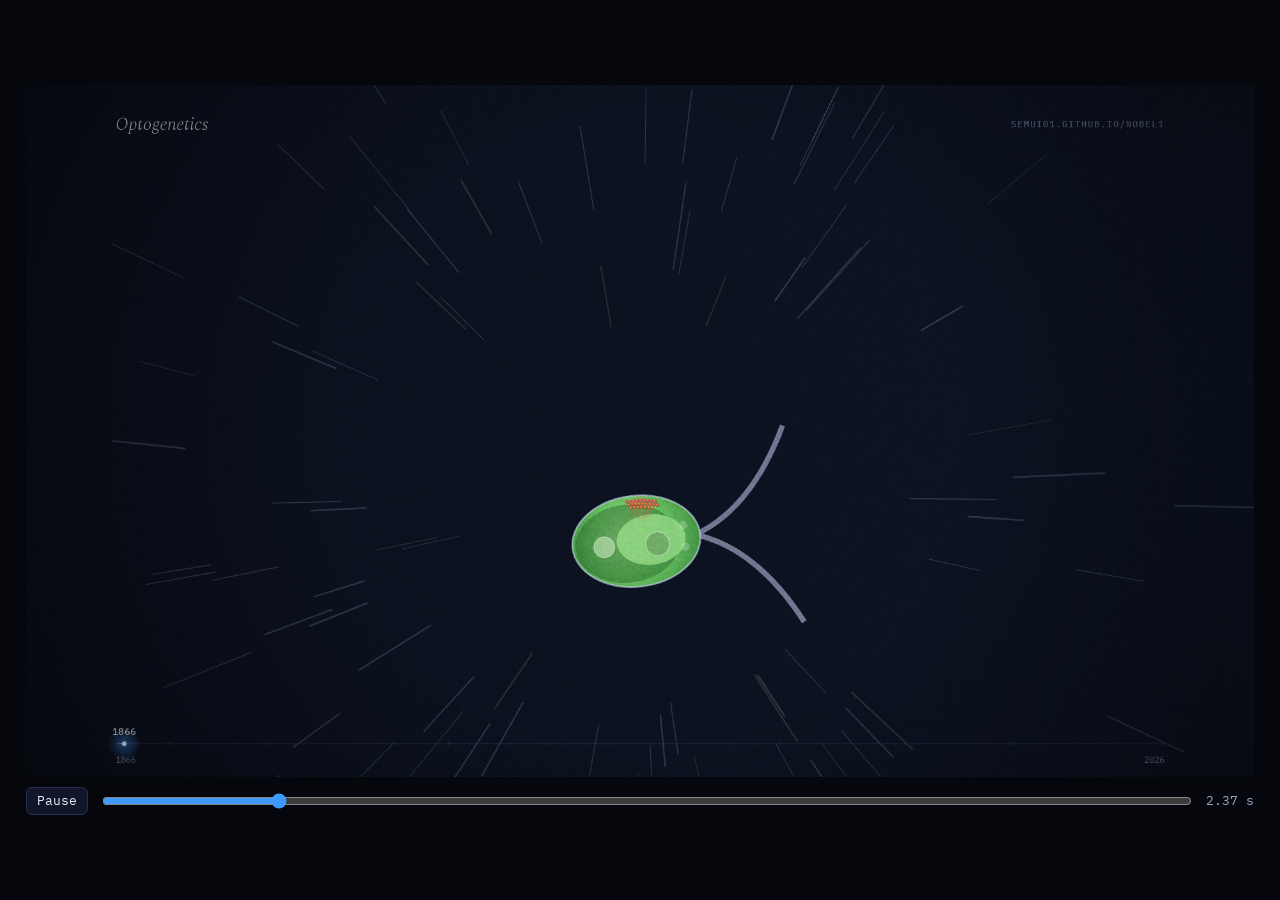
<file: video/motion.html>
<!doctype html>
<html lang="en">
<head>
<meta charset="utf-8">
<meta name="viewport" content="width=device-width,initial-scale=1">
<title>Optogenetics in 15 seconds</title>
<link rel="stylesheet" href="fonts/fonts.css">
<style>
/* Preview shell. The film itself is drawn on one 1920×1080 canvas; ?render switches to frame-by-frame capture. */
html,body{margin:0;height:100%;background:#05070d;color:#9aa3bf;font:13px/1.4 "IBM Plex Mono",ui-monospace,monospace}
body{display:flex;flex-direction:column;align-items:center;justify-content:center;gap:10px}
canvas{width:min(96vw,calc((100vh - 64px)*16/9));aspect-ratio:16/9;display:block;background:#0a0d18}
.ctl{display:flex;gap:12px;align-items:center;width:min(96vw,calc((100vh - 64px)*16/9))}
.ctl input{flex:1;accent-color:#3d9bff}
.ctl button{font:inherit;color:#e8ebf5;background:#11162a;border:1px solid #262f4d;border-radius:6px;padding:4px 10px;cursor:pointer}
body.render{display:block}
body.render .ctl{display:none}
body.render canvas{width:1920px;height:1080px}
</style>
</head>
<body>
<canvas id="c" width="1920" height="1080" aria-label="Optogenetics motion graphic, 15 seconds"></canvas>
<div class="ctl"><button id="pp">Pause</button><input id="scrub" type="range" min="0" max="15" step="0.001" value="0"><span id="tc">0.00 s</span></div>
<script>
(()=>{
'use strict';
const W=1920,H=1080,FPS=60,DUR=15;
const RENDER=/[?&]render/.test(location.search);
if(RENDER) document.body.classList.add('render');

/* ---------- palette & type (taken from the site's :root tokens) ---------- */
const C={bg:'#0a0d18',surface:'#11162a',surface2:'#171d35',line:'#262f4d',lineSoft:'#1c2440',fg:'#e8ebf5',muted:'#9aa3bf',faint:'#6a7393',
  blue:'#3d9bff',amber:'#ffb02e',red:'#ff5c5c',green:'#7bd86f',purple:'#b892ff',pre:'#8ea2c4',pink:'#ff6fae',teal:'#2fd2c4',gold:'#f2d36b',ok:'#7bd86f',bad:'#ff6b6b'};
const DISP='"Spectral", Georgia, serif', BODY='"IBM Plex Sans", system-ui, sans-serif', MONO='"IBM Plex Mono", ui-monospace, monospace';

/* ---------- maths ---------- */
const clamp=(x,a=0,b=1)=>x<a?a:x>b?b:x;
const lerp=(a,b,t)=>a+(b-a)*t;
const prog=(t,a,b)=>clamp((t-a)/(b-a));
const bell=(t,a,b)=>{const p=prog(t,a,b);return Math.sin(Math.PI*p)};
const E={
  inCubic:x=>x*x*x, outCubic:x=>1-Math.pow(1-x,3), inOutCubic:x=>x<.5?4*x*x*x:1-Math.pow(-2*x+2,3)/2,
  inQuad:x=>x*x, outQuad:x=>1-(1-x)*(1-x), inOutSine:x=>-(Math.cos(Math.PI*x)-1)/2,
  outQuint:x=>1-Math.pow(1-x,5), inOutQuint:x=>x<.5?16*x*x*x*x*x:1-Math.pow(-2*x+2,5)/2,
  inExpo:x=>x<=0?0:Math.pow(2,10*x-10), outExpo:x=>x>=1?1:1-Math.pow(2,-10*x),
  outBack:x=>{const c1=1.70158,c3=c1+1;return 1+c3*Math.pow(x-1,3)+c1*Math.pow(x-1,2)},
};
function mulberry32(a){return function(){a|=0;a=a+0x6D2B79F5|0;let t=Math.imul(a^a>>>15,1|a);t=t+Math.imul(t^t>>>7,61|t)^t;return((t^t>>>14)>>>0)/4294967296}}
function hash(a,b){let h=Math.imul((a|0)^0x9e3779b9,0x85ebca6b)^Math.imul((b|0)+0x632be5ab,0xc2b2ae35);h^=h>>>15;h=Math.imul(h,0x2c1b3c6d);h^=h>>>12;return (h>>>0)/4294967296}
const _rgb={};
function rgb(hex){if(_rgb[hex])return _rgb[hex];const n=parseInt(hex.slice(1),16);return _rgb[hex]=[n>>16&255,n>>8&255,n&255]}
function rgba(hex,a){const c=rgb(hex);return `rgba(${c[0]},${c[1]},${c[2]},${a<0?0:a>1?1:a})`}
function mixA(h1,h2,t){const p=Array.isArray(h1)?h1:rgb(h1),q=Array.isArray(h2)?h2:rgb(h2);return p.map((v,i)=>v+(q[i]-v)*t)}
function mix(h1,h2,t,a=1){const p=Array.isArray(h1)?h1:rgb(h1),q=Array.isArray(h2)?h2:rgb(h2);return `rgba(${Math.round(p[0]+(q[0]-p[0])*t)},${Math.round(p[1]+(q[1]-p[1])*t)},${Math.round(p[2]+(q[2]-p[2])*t)},${a})`}
function glow(ctx,x,y,r,hex,a,mid=.42){if(a<=.002||r<=.5)return;const g=ctx.createRadialGradient(x,y,0,x,y,r);g.addColorStop(0,rgba(hex,a));g.addColorStop(.22,rgba(hex,a*mid));g.addColorStop(1,rgba(hex,0));ctx.fillStyle=g;ctx.fillRect(x-r,y-r,2*r,2*r)}
function rrect(ctx,x,y,w,h,r){ctx.beginPath();ctx.roundRect(x,y,w,h,r)}

/* ---------- typography ---------- */
const GLY='ABCDEFGHIJKLMNOPQRSTUVWXYZ0123456789';
// Mono eyebrow that decodes from scrambled glyphs, one character at a time.
function eyebrow(ctx,parts,x,y,t,t0,o={}){
  const size=o.size||20, cps=o.cps||.016;
  let a=1; if(o.out) a=1-E.inCubic(prog(t,o.out[0],o.out[0]+o.out[1])); if(a<=0||t<t0-.1) return;
  ctx.save(); ctx.globalAlpha*=a; ctx.font=`500 ${size}px ${MONO}`; ctx.letterSpacing=(size*.14).toFixed(2)+'px'; ctx.textBaseline='alphabetic';
  const chars=[]; for(const p of parts) for(const ch of p.s) chars.push({ch,c:p.c});
  const adv=ctx.measureText('0000000000').width/10;
  const tw=adv*chars.length; const ox=o.align==='right'?x-tw:o.align==='center'?x-tw/2:x;
  const dy=o.out?-14*E.inCubic(prog(t,o.out[0],o.out[0]+o.out[1])):0;
  chars.forEach((c,i)=>{const ti=t0+i*cps; if(t<ti-.14) return; let ch=c.ch, col=c.c;
    if(t<ti&&ch!==' '){ch=GLY[Math.floor(hash(i*7+3,Math.floor(t*36))*GLY.length)];col=C.faint}
    ctx.fillStyle=col; ctx.fillText(ch,ox+i*adv,y+dy)});
  ctx.restore();
}
function drawArrow(ctx,x,y,w,size,col){const m=y-size*.3,lw=Math.max(1.5,size*.07),hs=size*.24;ctx.save();ctx.strokeStyle=col;ctx.lineWidth=lw;ctx.lineCap='round';ctx.lineJoin='round';ctx.beginPath();ctx.moveTo(x+size*.08,m);ctx.lineTo(x+w-size*.12,m);ctx.moveTo(x+w-size*.12-hs,m-hs);ctx.lineTo(x+w-size*.12,m);ctx.lineTo(x+w-size*.12-hs,m+hs);ctx.stroke();ctx.restore()}
// Rich line: segments {s, f(font), c(colour), glow}; words rise in with a blur, stagger, then optionally exit.
function layoutLine(ctx,segs){const words=[];let cx=0;
  for(const sg of segs){ctx.font=sg.f;ctx.letterSpacing=sg.ls||'0px';const size=parseFloat(sg.f.match(/(\d+(?:\.\d+)?)px/)[1]);
    for(const tk of sg.s.split(/(\s+)/)){if(!tk)continue;
      if(/^\s+$/.test(tk)){cx+=ctx.measureText(tk).width;continue}
      if(tk==='→'){const w=size*.95;words.push({tk,x:cx,w,sg,arrow:size});cx+=w;continue}
      const w=ctx.measureText(tk).width;words.push({tk,x:cx,w,sg});cx+=w}}
  ctx.letterSpacing='0px';return {words,width:cx}}
function richLine(ctx,segs,x,y,t,o={}){
  const t0=o.t0||0,st=o.st??.06,d=o.d||.55,rise=o.rise??34,blur=o.blur??14;
  if(t<t0) return 0;
  const L=layoutLine(ctx,segs); const ox=o.align==='center'?x-L.width/2:o.align==='right'?x-L.width:x;
  L.words.forEach((wd,i)=>{
    const p=E.outCubic(prog(t,t0+i*st,t0+i*st+d)); if(p<=0) return;
    let a=p,dy=(1-p)*rise,bl=(1-p)*blur;
    if(o.out){const q=E.inCubic(prog(t,o.out[0]+i*st*.4,o.out[0]+i*st*.4+o.out[1]));a*=1-q;dy-=q*rise*.7;bl+=q*blur}
    if(a<=.004) return;
    ctx.save(); ctx.globalAlpha*=a; if(bl>.4) ctx.filter=`blur(${bl.toFixed(1)}px)`;
    if(wd.arrow){drawArrow(ctx,ox+wd.x,y+dy,wd.w,wd.arrow,wd.sg.c);ctx.restore();return}
    ctx.font=wd.sg.f; ctx.letterSpacing=wd.sg.ls||'0px'; ctx.fillStyle=wd.sg.c; ctx.textBaseline='alphabetic';
    if(wd.sg.glow){const g=typeof wd.sg.glow==='function'?wd.sg.glow(t):wd.sg.glow; if(g&&g[1]>0){ctx.shadowColor=rgba(g[0],g[1]);ctx.shadowBlur=g[2]||28}}
    ctx.fillText(wd.tk,ox+wd.x,y+dy);
    ctx.restore();
  });
  return L.width;
}
// Fixed-cell numerals so changing counters do not jitter.
function tabular(ctx,str,x,y,font,col,cell,align='left'){
  ctx.save();ctx.font=font;ctx.fillStyle=col;ctx.textBaseline='alphabetic';ctx.textAlign='center';
  const ws=[...str].map(ch=>/[0-9]/.test(ch)?cell:ctx.measureText(ch).width+cell*.08); const tw=ws.reduce((a,b)=>a+b,0);
  let cx=align==='right'?x-tw:align==='center'?x-tw/2:x;
  [...str].forEach((ch,i)=>{ctx.fillText(ch,cx+ws[i]/2,y);cx+=ws[i]});ctx.restore();return tw}
function label(ctx,s,x,y,font,col,a=1,align='left',ls='0px'){if(a<=0)return;ctx.save();ctx.globalAlpha*=a;ctx.font=font;ctx.letterSpacing=ls;ctx.fillStyle=col;ctx.textAlign=align;ctx.textBaseline='alphabetic';ctx.fillText(s,x,y);ctx.restore()}
// Ion label with a drawn superscript (the web fonts carry no superscript glyphs).
function ionLabel(ctx,base,sup,x,y,col,size=16){ctx.save();ctx.font=`500 ${size}px ${MONO}`;ctx.fillStyle=col;ctx.fillText(base,x,y);const w=ctx.measureText(base).width;ctx.font=`500 ${size*.68}px ${MONO}`;ctx.fillText(sup,x+w+1,y-size*.42);ctx.restore()}
// Callout: anchor dot, elbow leader drawn on, then a mono label.
function callout(ctx,ax,ay,lx,ly,p,title,sub,col,o={}){
  if(p<=0)return; const a=o.a??1; ctx.save(); ctx.globalAlpha*=a;
  const ex=lx+(o.left?18:-18); const pts=[[ax,ay],[ex,ly],[lx+(o.left?6:-6),ly]];
  const seg=[Math.hypot(pts[1][0]-pts[0][0],pts[1][1]-pts[0][1]),Math.hypot(pts[2][0]-pts[1][0],0)]; const tot=seg[0]+seg[1]; let rem=tot*E.outCubic(clamp(p*1.6));
  ctx.strokeStyle=rgba(col,.8);ctx.lineWidth=1.6;ctx.beginPath();ctx.moveTo(ax,ay);
  for(let i=0;i<2;i++){const f=clamp(rem/seg[i]);ctx.lineTo(lerp(pts[i][0],pts[i+1][0],f),lerp(pts[i][1],pts[i+1][1],f));rem-=seg[i];if(rem<=0)break}
  ctx.stroke(); ctx.fillStyle=col; ctx.beginPath(); ctx.arc(ax,ay,4.5*E.outBack(clamp(p*3)),0,7); ctx.fill();
  ctx.strokeStyle=rgba(col,.5*(1-clamp(p*1.4)));ctx.lineWidth=1.5;ctx.beginPath();ctx.arc(ax,ay,4+26*E.outCubic(clamp(p*1.4)),0,7);ctx.stroke();
  const q=E.outCubic(prog(p,.45,1)); if(q>0){
    label(ctx,title,lx,ly+6+(1-q)*10,`500 17px ${MONO}`,C.fg,q,o.left?'right':'left','2.2px');
    if(sub) label(ctx,sub,lx,ly+34+(1-q)*10,`400 19px ${BODY}`,C.muted,q,o.left?'right':'left');
  }
  ctx.restore();
}

/* ---------- data from the site ---------- */
const LANES=[{id:'algae',name:'Algal phototaxis',c:C.green},{id:'rhod',name:'Microbial rhodopsins',c:C.purple},{id:'pre',name:'Early light control',c:C.pre},{id:'chr',name:'ChR → optogenetics',c:C.blue},{id:'tool',name:'Expanding toolbox',c:C.amber},{id:'circ',name:'Circuits & behaviour',c:C.pink},{id:'clin',name:'Clinic',c:C.teal},{id:'cred',name:'Recognition',c:C.gold}];
const EVD=[["algae",1866,0,"Famintzin",0],["rhod",1971,0,"bR",1],["pre",1971,0,"",-1],["rhod",1973,0,"",-1],["rhod",1977,0,"",-1],["algae",1978,0,"",-1],["pre",1979,0,"Crick",2],["algae",1980,0,"",-1],["rhod",1981,0,"",-1],["pre",1983,0,"",-1],["algae",1984,0,"",-1],["rhod",1986,0,"",-1],["algae",1990,0,"",-1],["algae",1991,0,"μs current",0],["algae",1992,0,"",-1],["rhod",1995,0,"",-1],["pre",1999,0,"",-1],["algae",2000,0,"",-1],["algae",2001,0,"",-1],["pre",2002,1,"",-1],["algae",2002,4,"",-1],["chr",2002,6,"ChR1",0],["algae",2003,0,"",-1],["chr",2003,11,"ChR2",1],["chr",2004,2,"",-1],["pre",2004,11,"",-1],["chr",2004,8,"",-1],["chr",2004,11,"",-1],["pre",2005,4,"",-1],["chr",2005,5,"",-1],["chr",2005,8,"Neurons",2],["chr",2005,11,"",-1],["chr",2006,3,"",-1],["pre",2006,0,"",-1],["chr",2006,10,"",-1],["chr",2006,11,"“Optogenetics”",0],["clin",2006,4,"",-1],["chr",2007,9,"",-1],["tool",2007,4,"NpHR",1],["tool",2007,3,"",-1],["circ",2007,11,"",-1],["tool",2010,0,"",-1],["clin",2010,0,"",-1],["circ",2011,0,"",-1],["circ",2011,2,"",-1],["circ",2012,3,"Engram",2],["circ",2012,11,"",-1],["circ",2013,7,"",-1],["circ",2013,4,"",-1],["cred",2013,3,"Brain Prize",0],["tool",2014,4,"",-1],["tool",2014,2,"",-1],["circ",2014,5,"",-1],["tool",2015,8,"",-1],["cred",2015,11,"",-1],["cred",2016,3,"",-1],["clin",2016,0,"First human",1],["cred",2016,9,"",-1],["circ",2018,0,"",-1],["circ",2018,1,"",-1],["cred",2021,9,"",-1],["clin",2021,2,"",-1],["clin",2021,5,"Vision",0],["cred",2026,10,"Nobel",1]];
const BRAIN_OUTLINE='M60 172 C48 140 80 118 112 128 C132 82 205 46 292 46 C372 46 422 70 442 110 C474 98 522 116 526 160 C530 200 506 224 482 228 C502 248 540 268 562 290 L548 306 C512 286 472 272 440 270 C400 286 330 296 270 292 C200 290 150 262 120 222 C98 216 70 206 60 172 Z';
const REG={M1:[190,82,'motor ctx'],DG:[300,112,'DG'],vHPC:[340,180,'vHPC'],BLA:[290,212,'BLA'],CeA:[250,224,'CeA'],NAc:[148,196,'NAc'],BNST:[196,178,'BNST'],LH:[228,248,'LH'],VMH:[262,276,'VMHvl'],MPOA:[175,256,'MPOA'],VTA:[332,252,'VTA'],LHb:[300,148,'LHb'],LDT:[408,232,'LDT'],MLR:[380,206,'MLR']};

/* ---------- master timing (seconds) ---------- */
const TM={lightOn:.08, callout:.95, textOut:1.42, zoom0:1.66, zoom1:2.66,
  s2in:2.5, photon0:2.92, hit:3.5, whip1:[4.85,5.3],
  play0:5.32, play1:6.95, conv0:7.0, conv1:7.7,
  sweep0:8.05, sweep1:10.0, zo0:10.0, zo1:10.55,
  beats:[10.58,10.94,11.28], whip2:[11.5,11.85],
  beam0:11.76, beamHit:12.12, flash:12.55, fin:12.62};

/* ===================================================================
   SCENE 1 · 1866: Chlamydomonas swims toward light, zoom to the eyespot
   =================================================================== */
const BASE=1.6, HERO_S=1.35;
function makeSwarm(seed,N,L,dur,lightFn,area){
  const rnd=mulberry32(seed), HZ=240, ticks=Math.ceil(dur*HZ)+2, cells=[];
  for(let i=0;i<N;i++) cells.push({x:area[0]+rnd()*area[2],y:area[1]+rnd()*area[3],a:rnd()*6.283,v:.6+rnd()*.6,ph:rnd()*6.283,s:.8+rnd()*.5,z:.55+rnd()*.6});
  const st=new Float32Array(ticks*N*4);
  for(let k=0;k<ticks;k++){const t=k/HZ, I=lightFn(t);
    for(let i=0;i<N;i++){const c=cells[i];
      if(k>0){const dx=L.x-c.x,dy=L.y-c.y,target=Math.atan2(dy,dx);let da=((target-c.a+Math.PI*3)%(Math.PI*2))-Math.PI;
        c.a+=da*.0105*I+(rnd()-.5)*.2; c.ph+=.0875; const sp=c.v*(1.3+.5*Math.sin(c.ph))*.62*c.z;
        c.x+=Math.cos(c.a)*sp; c.y+=Math.sin(c.a)*sp;
        if(c.x<-40)c.x=W+40; if(c.x>W+40)c.x=-40; if(c.y<-40)c.y=H+40; if(c.y>H+40)c.y=-40;}
      const o=(k*N+i)*4; st[o]=c.x;st[o+1]=c.y;st[o+2]=c.a;st[o+3]=c.ph;}}
  return {N,cells,at(i,t){const kf=clamp(t*HZ,0,ticks-1.001),k0=Math.floor(kf),f=kf-k0,o=(k0*N+i)*4,p=o+N*4;
    let x=st[o],y=st[o+1]; const x1=st[p],y1=st[p+1]; if(Math.abs(x1-x)<200&&Math.abs(y1-y)<200){x+=(x1-x)*f;y+=(y1-y)*f}
    let da=st[p+2]-st[o+2]; da=((da+Math.PI*3)%(Math.PI*2))-Math.PI; return {x,y,a:st[o+2]+da*f,ph:st[o+3]+(st[p+3]-st[o+3])*f}}};
}
const L1={x:1370,y:520};
const light1=t=>E.outCubic(prog(t,TM.lightOn,.85));
const SWARM=makeSwarm(1866,170,L1,3.0,light1,[-40,-40,W+80,H+80]);
const H0={x:930,y:792}, HD=(()=>{const dx=L1.x-H0.x,dy=L1.y-H0.y,d=Math.hypot(dx,dy);return {x:dx/d,y:dy/d,a:Math.atan2(dy,dx)}})();
function hero(t){const w=Math.sin(t*2.3)*5, sp=46*t-6*Math.max(0,t-1.6)**2;
  return {x:H0.x+HD.x*sp-HD.y*w, y:H0.y+HD.y*sp+HD.x*w, a:HD.a+.1*Math.sin(t*2.3+1.2), ph:t*21}}
const EYE_X=.9, yb=x=>-4.6*Math.sqrt(1-(x/6.5)**2), EYE_SLOPE=Math.atan(4.6*(EYE_X/42.25)/Math.sqrt(1-(EYE_X/6.5)**2));
function heroLocal(t,lx,ly){const h=hero(t),S=BASE*HERO_S,c=Math.cos(h.a),s=Math.sin(h.a);return {x:h.x+(lx*c-ly*s)*S,y:h.y+(lx*s+ly*c)*S}}
function cam1(t){const p=prog(t,TM.zoom0,TM.zoom1),s=Math.exp(Math.log(250)*E.inCubic(p));
  const f=heroLocal(t,EYE_X,yb(EYE_X)), e=E.inOutCubic(prog(t,TM.zoom0,TM.zoom0+.8));
  const rot=-(hero(t).a+EYE_SLOPE)*E.inOutCubic(prog(t,TM.zoom0,TM.zoom1-.12));
  return {s,fx:f.x,fy:f.y,ax:lerp(f.x,960,e),ay:lerp(f.y,640,e),rot}}
function applyCam(ctx,c){ctx.translate(c.ax,c.ay);ctx.rotate(c.rot);ctx.scale(c.s,c.s);ctx.translate(-c.fx,-c.fy)}
function camPt(c,x,y){const dx=(x-c.fx)*c.s,dy=(y-c.fy)*c.s,co=Math.cos(c.rot),si=Math.sin(c.rot);return {x:c.ax+dx*co-dy*si,y:c.ay+dx*si+dy*co}}
function drawCell(ctx,x,y,a,ph,s,al){
  ctx.save();ctx.translate(x,y);ctx.rotate(a);ctx.scale(s,s);ctx.globalAlpha*=al;
  ctx.strokeStyle=rgba(C.muted,.6);ctx.lineWidth=.8;const w=Math.sin(ph)*4;
  ctx.beginPath();ctx.moveTo(6,0);ctx.quadraticCurveTo(12,-4-w,16,-8+w);ctx.moveTo(6,0);ctx.quadraticCurveTo(12,4+w,16,8-w);ctx.stroke();
  ctx.fillStyle=rgba(C.green,.85);ctx.beginPath();ctx.ellipse(0,0,6.5,4.6,0,0,7);ctx.fill();
  ctx.fillStyle=C.red;ctx.beginPath();ctx.arc(1.5,-3,1.2,0,7);ctx.fill();ctx.restore();
}
function drawHero(ctx,t,cs){
  const h=hero(t),S=BASE*HERO_S,px=1/(S*cs),d=prog(cs,1.4,5),d2=prog(cs,2.5,8),deep=prog(cs,6,40);
  ctx.save();ctx.translate(h.x,h.y);ctx.rotate(h.a);ctx.scale(S,S);
  const w=Math.sin(h.ph)*4; ctx.strokeStyle=rgba(C.muted,.7);ctx.lineWidth=.55;
  ctx.beginPath();ctx.moveTo(6,0);ctx.quadraticCurveTo(12,-4-w,16,-8+w);ctx.moveTo(6,0);ctx.quadraticCurveTo(12,4+w,16,8-w);ctx.stroke();
  ctx.fillStyle=rgba(C.green,.9*(1-deep*.82));ctx.beginPath();ctx.ellipse(0,0,6.5,4.6,0,0,7);ctx.fill();
  if(d>0){ctx.save();ctx.globalAlpha*=d*(1-deep*.85);
    const g=ctx.createRadialGradient(-1.5,-.8,0,0,0,7);g.addColorStop(0,'#b4ec9f');g.addColorStop(.55,'#6cc463');g.addColorStop(1,'#3b8a3d');
    ctx.fillStyle=g;ctx.beginPath();ctx.ellipse(0,0,6.5,4.6,0,0,7);ctx.fill();
    ctx.fillStyle='rgba(44,110,48,.55)';ctx.beginPath();ctx.ellipse(-.9,.15,5.3,3.95,0,0,7);ctx.fill();
    ctx.fillStyle='rgba(150,220,135,.85)';ctx.beginPath();ctx.ellipse(1.5,0,3.5,2.55,0,0,7);ctx.fill();
    ctx.fillStyle='rgba(214,244,200,.55)';ctx.strokeStyle='rgba(232,245,225,.5)';ctx.lineWidth=Math.max(.05,1.4*px);ctx.beginPath();ctx.arc(-3.3,.25,1.05,0,7);ctx.fill();ctx.stroke();
    ctx.fillStyle='rgba(20,40,30,.22)';ctx.beginPath();ctx.arc(2.1,.5,1.2,0,7);ctx.fill();ctx.stroke();
    ctx.fillStyle='rgba(232,245,255,.25)';[[4.9,-1.1],[4.9,1.1]].forEach(([x,y])=>{ctx.beginPath();ctx.arc(x,y,.42,0,7);ctx.fill()});
    ctx.restore();
    ctx.save();ctx.globalAlpha*=d;ctx.strokeStyle=`rgba(200,214,240,${.6+.3*deep})`;ctx.lineWidth=Math.max(.06,(2.6+5*deep)*px);ctx.beginPath();ctx.ellipse(0,0,6.5,4.6,0,0,7);ctx.stroke();ctx.restore();}
  ctx.fillStyle=rgba(C.red,1-d2);ctx.beginPath();ctx.arc(EYE_X,-3.3,1.2,0,7);ctx.fill();
  if(d2>0){ctx.save();ctx.globalAlpha*=d2;const cols=['#ff5c5c','#ff6e4a','#ff9a3a'];
    for(let row=0;row<3;row++)for(let j=-4;j<=4;j++){if(row===2&&Math.abs(j)>3)continue;const gx=EYE_X+j*.36+(row%2)*.18,gy=yb(gx)+.52+row*.33,r=.17;
      if(cs>25) glow(ctx,gx,gy,r*2.4,'#ff6a4a',.35);
      const gg=ctx.createRadialGradient(gx-r*.35,gy-r*.35,0,gx,gy,r);gg.addColorStop(0,'#ffd0a8');gg.addColorStop(.35,cols[row]);gg.addColorStop(1,'#a3262a');
      ctx.fillStyle=gg;ctx.beginPath();ctx.arc(gx,gy,r,0,7);ctx.fill();}
    ctx.restore();}
  ctx.restore();
}
function drawLight(ctx,x,y,I,r0=300){
  if(I<=0)return; ctx.save();ctx.globalCompositeOperation='lighter';
  glow(ctx,x,y,r0*2.6*I,C.blue,.10*I,.5);
  const g=ctx.createRadialGradient(x,y,0,x,y,r0*I);g.addColorStop(0,rgba(C.blue,.5*I));g.addColorStop(.35,rgba(C.blue,.15*I));g.addColorStop(1,rgba(C.blue,0));ctx.fillStyle=g;ctx.fillRect(x-r0,y-r0,2*r0,2*r0);
  const sg=ctx.createLinearGradient(x-520*I,y,x+520*I,y);sg.addColorStop(0,rgba(C.blue,0));sg.addColorStop(.5,rgba('#cfe3ff',.35*I));sg.addColorStop(1,rgba(C.blue,0));ctx.fillStyle=sg;ctx.fillRect(x-520*I,y-1.5,1040*I,3);
  glow(ctx,x,y,16,'#ffffff',.95*I,.6);ctx.restore();
}
function scene1(ctx,t){
  const cam=cam1(t), fade=(1-E.inOutCubic(prog(t,2.6,2.88)))*E.outCubic(prog(t,0,.4));
  ctx.save();ctx.globalAlpha=fade;
  ctx.save();applyCam(ctx,cam);
  drawLight(ctx,L1.x,L1.y,light1(t));
  const oa=1-prog(cam.s,2.2,7);
  if(oa>0) for(let i=0;i<SWARM.N;i++){const c=SWARM.at(i,t),cc=SWARM.cells[i];drawCell(ctx,c.x,c.y,c.a,c.ph,BASE*cc.s*cc.z,oa*(.42+.58*(cc.z-.55)/.6))}
  drawHero(ctx,t,cam.s);
  ctx.restore();
  // warp streaks during the punch-in
  const zs=prog(t,2.0,2.78); if(zs>0&&zs<1){ctx.save();ctx.globalCompositeOperation='lighter';ctx.lineCap='round';
    for(let i=0;i<110;i++){const an=hash(i,11)*6.283,sp=.6+hash(i,12),r=120+hash(i,13)*500+E.inCubic(zs)*1500*sp,len=30+700*E.inCubic(zs)*sp;
      ctx.strokeStyle=rgba(i%5?'#cfe0ff':C.green,.16*Math.sin(Math.PI*zs));ctx.lineWidth=1+hash(i,14)*1.8;ctx.beginPath();ctx.moveTo(960+Math.cos(an)*r,640+Math.sin(an)*r);ctx.lineTo(960+Math.cos(an)*(r+len),640+Math.sin(an)*(r+len));ctx.stroke()}
    ctx.restore()}
  // eyespot callout
  const cp=prog(t,TM.callout,TM.callout+.6), co=1-prog(t,TM.zoom0+.05,TM.zoom0+.3);
  if(cp>0&&co>0){const e=heroLocal(t,EYE_X,-3.3),sp=camPt(cam,e.x,e.y);
    ctx.save();ctx.globalAlpha*=co;ctx.strokeStyle=rgba(C.red,.85);ctx.lineWidth=1.8;ctx.beginPath();ctx.arc(sp.x,sp.y,(10+8*E.outBack(clamp(cp*2)))*cam.s**.5,0,7);ctx.stroke();ctx.restore();
    callout(ctx,sp.x+18,sp.y+14,sp.x+150,sp.y+96,cp,'EYESPOT','the cell’s light sensor',C.red,{a:co});}
  // text
  const sc=1-prog(t,TM.textOut,TM.textOut+.4); if(sc>0){const g=ctx.createLinearGradient(0,0,1250,0);g.addColorStop(0,rgba(C.bg,.82*sc));g.addColorStop(.7,rgba(C.bg,.35*sc));g.addColorStop(1,rgba(C.bg,0));ctx.fillStyle=g;ctx.fillRect(0,300,1250,360)}
  eyebrow(ctx,[{s:'1866',c:C.blue},{s:' · ST PETERSBURG',c:C.muted}],140,402,t,.32,{out:[TM.textOut,.3]});
  richLine(ctx,[{s:'Algae swim toward ',f:`300 96px ${DISP}`,c:C.fg},{s:'light.',f:`italic 300 96px ${DISP}`,c:C.blue,glow:[C.blue,.55,30]}],136,510,t,{t0:.45,st:.07,out:[TM.textOut,.38]});
  richLine(ctx,[{s:'Andrey Famintzin records green algae steering by light.',f:`400 30px ${BODY}`,c:C.muted}],140,572,t,{t0:.78,st:.025,d:.5,rise:18,out:[TM.textOut,.3]});
  ctx.restore();
}

/* ===================================================================
   SCENE 2 · 2002–03: channelrhodopsin, a channel that light opens
   =================================================================== */
const MY=640, PORE_X=960;
const IONS=(()=>{const rnd=mulberry32(2003),a=[];for(let i=0;i<58;i++){const x0=560+rnd()*820,y0=335+rnd()*175;a.push({x0,y0,p1:rnd()*6.28,p2:rnd()*6.28,j:(rnd()-.5)*14,xe:(rnd()-.5)*860,ye:70+rnd()*260,r:5.5+rnd()*2.5,d:Math.hypot(x0-PORE_X,y0-(MY-150))})}
  a.sort((p,q)=>p.d-q.d);a.forEach((o,i)=>o.te=TM.hit+.2+i*.017);return a})();
function wv(x,u){return 5*Math.sin(x*.005+u*1.4)+3*Math.sin(x*.013-u*2.1)}
function ionPos(o,t){
  const u=t-TM.s2in, wx=o.x0+16*Math.sin(1.1*u+o.p1), wy=o.y0+11*Math.sin(1.7*u+o.p2);
  if(t<o.te) return {x:wx,y:wy,s:0};
  const a=t-o.te;
  if(a<.3){const p=E.inCubic(a/.3),tx=PORE_X+o.j,ty=MY-150;const cx=lerp(wx,tx,.6),cy=wy+20;
    return {x:(1-p)*(1-p)*wx+2*(1-p)*p*cx+p*p*tx,y:(1-p)*(1-p)*wy+2*(1-p)*p*cy+p*p*ty,s:1}}
  if(a<.42){const p=(a-.3)/.12;return {x:PORE_X+o.j*(1-p*.7),y:lerp(MY-150,MY+150,p),s:2}}
  const p=E.outCubic(clamp((a-.42)/.9));return {x:PORE_X+o.j*.3+o.xe*p+8*Math.sin(2*u+o.p1)*p,y:MY+150+o.ye*p,s:3}
}
function helix(ctx,x,y,w,h,rot,ca,cb,a=1){
  ctx.save();ctx.translate(x,y);ctx.rotate(rot);ctx.globalAlpha*=a;
  const g=ctx.createLinearGradient(-w/2,0,w/2,0);g.addColorStop(0,cb);g.addColorStop(.38,ca);g.addColorStop(.62,ca);g.addColorStop(1,cb);
  rrect(ctx,-w/2,-h/2,w,h,w/2);ctx.fillStyle=g;ctx.fill();ctx.save();ctx.clip();
  ctx.strokeStyle='rgba(255,255,255,.13)';ctx.lineWidth=4;for(let yy=-h/2-10;yy<h/2+10;yy+=21){ctx.beginPath();ctx.moveTo(-w/2,yy);ctx.quadraticCurveTo(0,yy+16,w/2,yy+8);ctx.stroke()}
  const hg=ctx.createLinearGradient(-w/2,0,w/2,0);hg.addColorStop(0,'rgba(255,255,255,0)');hg.addColorStop(.3,'rgba(255,255,255,.16)');hg.addColorStop(.45,'rgba(255,255,255,0)');ctx.fillStyle=hg;ctx.fillRect(-w/2,-h/2,w,h);
  ctx.restore();ctx.strokeStyle='rgba(255,255,255,.2)';ctx.lineWidth=1.5;rrect(ctx,-w/2,-h/2,w,h,w/2);ctx.stroke();ctx.restore();
}
function retinal(ctx,x,y,iso,flash){
  ctx.save();ctx.translate(x,y);ctx.lineJoin='round';ctx.lineCap='round';
  const pts=[];for(let i=0;i<9;i++)pts.push([i*14,(i%2?-8:8)]);
  const piv=pts[5];for(let i=6;i<9;i++){const dx=pts[i][0]-piv[0],dy=pts[i][1]-piv[1],an=-.75*iso;pts[i]=[piv[0]+dx*Math.cos(an)-dy*Math.sin(an),piv[1]+dx*Math.sin(an)+dy*Math.cos(an)]}
  const col=mix(C.amber,'#ffffff',flash);
  ctx.shadowColor=rgba(C.amber,.9);ctx.shadowBlur=14+30*flash;ctx.strokeStyle=col;ctx.lineWidth=4.5;
  ctx.beginPath();for(let k=0;k<6;k++){const an=Math.PI/6+k*Math.PI/3;const px=-20+15*Math.cos(an),py=15*Math.sin(an);k?ctx.lineTo(px,py):ctx.moveTo(px,py)}ctx.closePath();ctx.stroke();
  ctx.beginPath();ctx.moveTo(-7,7);pts.forEach(p=>ctx.lineTo(p[0],p[1]));ctx.stroke();ctx.restore();
}
function scene2(ctx,t){
  const u=t-TM.s2in, wp=prog(t,TM.whip1[0],TM.whip1[1]), fin=E.outCubic(prog(t,TM.s2in+.12,TM.s2in+.42))*(1-E.inCubic(wp)), pan=E.inOutCubic(wp)*W;
  const open=E.outBack(prog(t,TM.hit+.04,TM.hit+.42)), flash=Math.exp(-Math.max(0,t-TM.hit)/.12)*(t>=TM.hit?1:0);
  ctx.save();ctx.globalAlpha=fin;ctx.translate(-pan,0);
  ctx.save();const sc=lerp(1.32,1,E.outCubic(prog(t,TM.s2in,TM.s2in+.9)))*(1+.035*prog(t,3.3,5.3));ctx.translate(960,MY);ctx.scale(sc,sc);ctx.translate(-960,-MY);
  // the eyespot glows beneath the membrane: carotenoid globules out of focus
  ctx.save();ctx.globalCompositeOperation='lighter';
  const ig=ctx.createLinearGradient(0,MY,0,1180);ig.addColorStop(0,'rgba(123,216,111,.05)');ig.addColorStop(1,'rgba(255,92,92,.10)');ctx.fillStyle=ig;ctx.fillRect(-W,MY,3*W,640);
  glow(ctx,960,1260,980,C.red,.22,.5);
  for(let i=0;i<15;i++){const bx=150+i*205+30*Math.sin(u*.6+i),by=1010+50*hash(i,3)+10*Math.sin(u*.8+i*2),br=80+40*hash(i,4);glow(ctx,bx,by,br,i%2?'#ff6e4a':'#ff9a3a',.16,.85)}
  const dep=prog(t,TM.hit+.6,TM.hit+1.9);glow(ctx,960,MY+250,700,C.blue,.10*dep,.6);
  ctx.restore();
  // membrane
  ctx.save();
  for(let x=-260;x<=W+260+pan/sc;x+=26){const gap=175+open*26; if(Math.abs(x-PORE_X)<gap) continue;
    const off=wv(x,u);
    for(const side of [-1,1]){const hy=MY+side*96+off;
      ctx.strokeStyle='rgba(142,162,196,.28)';ctx.lineWidth=2.2;ctx.beginPath();
      for(const dx of [-4.5,4.5]){ctx.moveTo(x+dx,hy-side*8);for(let k=1;k<=6;k++){ctx.lineTo(x+dx+2.5*Math.sin(k*1.7+x*.1+u*3),hy-side*(8+k*11))}}
      ctx.stroke();
      const hg=ctx.createRadialGradient(x-3,hy-3,1,x,hy,11);hg.addColorStop(0,'#c3cde4');hg.addColorStop(1,'#56658a');ctx.fillStyle=hg;ctx.beginPath();ctx.arc(x,hy,10,0,7);ctx.fill();}}
  label(ctx,'OUTSIDE',140,MY-138,`500 16px ${MONO}`,C.faint,1,'left','2.4px');
  label(ctx,'INSIDE THE CELL',140,MY+160,`500 16px ${MONO}`,C.faint,1,'left','2.4px');
  ctx.restore();
  // protein: back helix, pore light, front helices, loops, retinal
  helix(ctx,PORE_X,MY,48,262,0,'#4b3a86','#2a2050');
  if(open>0){ctx.save();ctx.globalCompositeOperation='lighter';const pw=58*open;const pg=ctx.createLinearGradient(PORE_X-pw,0,PORE_X+pw,0);pg.addColorStop(0,rgba(C.blue,0));pg.addColorStop(.5,rgba('#bcdcff',.55*Math.min(1,open)));pg.addColorStop(1,rgba(C.blue,0));ctx.fillStyle=pg;ctx.fillRect(PORE_X-pw,MY-170,pw*2,340);glow(ctx,PORE_X,MY,260,C.blue,.25*Math.min(1,open));ctx.restore()}
  const HX=[-158,-106,-54,54,106,158];
  const hpos=HX.map((ox,i)=>{const sg=Math.sign(ox);return {x:PORE_X+ox+sg*open*24*(1-Math.abs(ox)/400),r:sg*open*.06*(Math.abs(ox)<60?1:.5)}});
  ctx.save();ctx.strokeStyle='rgba(184,146,255,.55)';ctx.lineWidth=7;ctx.lineCap='round';
  for(let i=0;i<5;i++){if(i===2)continue;const a=hpos[i],b=hpos[i+1],top=i%2===0,yy=MY+(top?-131:131),bul=top?-46:46;ctx.beginPath();ctx.moveTo(a.x,yy);ctx.bezierCurveTo(a.x,yy+bul,b.x,yy+bul,b.x,yy);ctx.stroke()}
  ctx.beginPath();ctx.moveTo(hpos[2].x,MY+131);ctx.bezierCurveTo(hpos[2].x,MY+190,PORE_X-10,MY+200,PORE_X,MY+131);ctx.moveTo(hpos[3].x,MY-131);ctx.bezierCurveTo(hpos[3].x,MY-185,PORE_X+12,MY-190,PORE_X,MY-131);ctx.stroke();ctx.restore();
  hpos.forEach((h,i)=>helix(ctx,h.x,MY+(i%2?4:-4),46,262,h.r,i%2?'#a27cf2':'#b892ff','#5a3fa6'));
  const iso=E.outCubic(prog(t,TM.hit,TM.hit+.14));
  retinal(ctx,PORE_X-38,MY-14,iso,flash);
  // photon: a 470 nm wave packet
  const pp=prog(t,TM.photon0,TM.hit);
  if(pp>0&&pp<1){const P0={x:1560,y:-80},P1={x:PORE_X+20,y:MY-14},dx=P1.x-P0.x,dy=P1.y-P0.y,len=Math.hypot(dx,dy),ux=dx/len,uy=dy/len;
    const hx=P0.x+dx*pp,hy=P0.y+dy*pp;ctx.save();ctx.globalCompositeOperation='lighter';
    for(const [lw,al,blur] of [[10,.18,0],[3,1,18]]){ctx.strokeStyle=rgba(lw>5?C.blue:'#9cc9ff',al);ctx.lineWidth=lw;ctx.shadowColor=C.blue;ctx.shadowBlur=blur;ctx.beginPath();
      for(let s=-300;s<=0;s+=3){const env=Math.exp(-(((s+110)/105)**2)),off=15*env*Math.sin(s*2*Math.PI/34-t*40),px=hx+ux*s-uy*off,py=hy+uy*s+ux*off;s===-300?ctx.moveTo(px,py):ctx.lineTo(px,py)}ctx.stroke()}
    glow(ctx,hx,hy,60,C.blue,.6);ctx.restore();
    label(ctx,'470 nm',hx-ux*150+uy*44,hy-uy*150-ux*44+6,`500 20px ${MONO}`,C.blue,clamp(pp*4),'center','2px');}
  // impact
  if(t>=TM.hit&&t<TM.hit+.8){const q=prog(t,TM.hit,TM.hit+.8);ctx.save();ctx.globalCompositeOperation='lighter';
    ctx.strokeStyle=rgba('#bcdcff',.8*(1-q));ctx.lineWidth=3;ctx.beginPath();ctx.arc(PORE_X-10,MY-14,20+520*E.outCubic(q),0,7);ctx.stroke();
    glow(ctx,PORE_X-10,MY-14,90+260*(1-q),'#d6e8ff',.9*(1-q));
    const sw=1100*(1-q*.4);const sg=ctx.createLinearGradient(PORE_X-sw,0,PORE_X+sw,0);sg.addColorStop(0,'rgba(61,155,255,0)');sg.addColorStop(.5,rgba('#e6f1ff',.8*(1-q)));sg.addColorStop(1,'rgba(61,155,255,0)');ctx.fillStyle=sg;ctx.fillRect(PORE_X-sw,MY-16,sw*2,4);ctx.restore()}
  // ions
  ctx.save();
  IONS.forEach((o,i)=>{const p=ionPos(o,t);const lit=p.s===2?1:p.s===1?.5:p.s===3?.55:.3;
    ctx.globalCompositeOperation='lighter';glow(ctx,p.x,p.y,o.r*4.2,C.blue,.32*lit+.08);ctx.globalCompositeOperation='source-over';
    ctx.fillStyle=mix('#9fb6dc','#ffffff',lit);ctx.beginPath();ctx.arc(p.x,p.y,o.r,0,7);ctx.fill();
    ctx.strokeStyle='rgba(10,13,24,.85)';ctx.lineWidth=1.6;ctx.beginPath();ctx.moveTo(p.x-o.r*.5,p.y);ctx.lineTo(p.x+o.r*.5,p.y);ctx.moveTo(p.x,p.y-o.r*.5);ctx.lineTo(p.x,p.y+o.r*.5);ctx.stroke();
    if(i===40) ionLabel(ctx,'Na','+',p.x+11,p.y-10,C.muted); if(i===47) ionLabel(ctx,'Ca','2+',p.x+11,p.y-10,C.muted); if(i===33) ionLabel(ctx,'H','+',p.x+11,p.y-10,C.muted);});
  ctx.restore();
  ctx.restore();
  // callouts (screen space, ride the whip)
  callout(ctx,PORE_X+176,MY-150,1470,382,prog(t,TM.hit+.35,TM.hit+1.05),'CHANNELRHODOPSIN-2','315 amino acids are enough',C.purple);
  callout(ctx,PORE_X-36,MY-30,1470,898,prog(t,TM.hit+.15,TM.hit+.85),'RETINAL','flips shape when it absorbs light',C.amber);
  callout(ctx,PORE_X+40,MY+214,560,900,prog(t,TM.hit+.75,TM.hit+1.45),'CATIONS RUSH IN','the neuron’s voltage rises',C.blue,{left:true});
  eyebrow(ctx,[{s:'2002–2003',c:C.blue},{s:' · NAGEL · BAMBERG · HEGEMANN',c:C.muted}],140,150,t,TM.s2in+.15);
  richLine(ctx,[{s:'A channel that ',f:`300 84px ${DISP}`,c:C.fg},{s:'light',f:`italic 300 84px ${DISP}`,c:C.blue,glow:[C.blue,.5,30]},{s:' opens.',f:`300 84px ${DISP}`,c:C.fg}],136,248,t,{t0:TM.s2in+.28,st:.065});
  richLine(ctx,[{s:'Channelrhodopsin, from the eyespot of Chlamydomonas',f:`400 28px ${BODY}`,c:C.muted}],140,302,t,{t0:TM.s2in+.55,st:.02,d:.5,rise:16});
  ctx.restore();
}

/* ===================================================================
   SCENE 3 · 1866 → 2026: eight threads converge (the site's 64 events)
   =================================================================== */
const TL=(()=>{
  const x0=455,x1=1775,SEG=[[1860,1970,0,.14],[1970,2000,.14,.40],[2000,2027,.40,1]];
  const sx=y=>{for(const [a,b,f0,f1] of SEG){if(y<=b)return x0+((y-a)/(b-a)*(f1-f0)+f0)*(x1-x0)}return x1};
  const inv=x=>{const f=(x-x0)/(x1-x0);for(const [a,b,f0,f1] of SEG){if(f<=f1)return a+(f-f0)/(f1-f0)*(b-a)}return 2027};
  const ev=EVD.map(([l,y,m,k,r])=>({l,y,m,k,r,yr:y+(m?(m-.5)/12:.5)})).sort((a,b)=>a.yr-b.yr);
  ev.forEach(e=>e.x=sx(e.yr));
  const lanes=[];let tot=0;
  LANES.forEach(L=>{const es=ev.filter(e=>e.l===L.id),rows=[];es.forEach(e=>{let r=rows.findIndex(last=>e.x-last>=19);if(r<0){r=rows.length;rows.push(e.x)}else rows[r]=e.x;e.sub=r});const nr=Math.max(1,rows.length),h=30+nr*19;lanes.push({L,h,nr});tot+=h});
  const top=362,avail=566,f=avail/tot;let y=top;
  lanes.forEach(la=>{la.y=y;la.hh=la.h*f;const es=ev.filter(e=>e.l===la.L.id);const inner=(la.nr-1)*19*f;es.forEach(e=>e.cy=y+la.hh/2-inner/2+e.sub*19*f);la.cy=y+la.hh/2;y+=la.hh});
  const phX=t=>lerp(sx(1866),x1,E.inOutSine(prog(t,TM.play0,TM.play1)));
  ev.forEach((e,i)=>{let a=TM.play0,b=TM.play1;for(let k=0;k<40;k++){const m=(a+b)/2;if(phX(m)<e.x)a=m;else b=m}e.te=b;
    e.hx=hash(i,77);e.hy=hash(i,78);e.ts=TM.conv0+.04+e.hx*.26;});
  return {x0,x1,sx,inv,ev,lanes,phX,top,bottom:y};
})();
const P4={x:560,y:330};
function scene3(ctx,t){
  const wp=prog(t,TM.whip1[0],TM.whip1[1]),pan=E.inOutCubic(wp), ox=W*(1-pan);
  const fa=1-E.inOutCubic(prog(t,TM.conv0-.05,TM.conv0+.3));
  ctx.save();ctx.globalAlpha*=E.outCubic(wp);ctx.translate(ox,0);
  const px=TL.phX(t);
  if(fa>0){ctx.save();ctx.globalAlpha*=fa;
    // middle-segment shading and ticks
    const a=TL.sx(1970),b=TL.sx(2000);ctx.fillStyle='rgba(28,36,64,.35)';ctx.fillRect(a,TL.top-6,b-a,TL.bottom-TL.top+12);
    [1866,1900,1940,1970,1980,1990,2000,2005,2010,2015,2020,2026].forEach((y,i)=>{const x=TL.sx(y+.5),ap=E.outCubic(prog(t,TM.whip1[1]-.15+i*.02,TM.whip1[1]+.25+i*.02));
      ctx.save();ctx.globalAlpha*=ap;ctx.strokeStyle=C.line;ctx.setLineDash([2,5]);ctx.lineWidth=1;ctx.beginPath();ctx.moveTo(x,TL.top-6);ctx.lineTo(x,TL.bottom+6);ctx.stroke();ctx.restore();
      label(ctx,String(y),x,TL.bottom+38,`400 17px ${MONO}`,C.muted,ap,'center')});
    label(ctx,'a century of quiet algae watching',TL.sx(1916),TL.top+14,`italic 300 21px ${DISP}`,C.faint,E.outCubic(prog(t,5.4,5.9)),'center');
    // lanes: labels, separators, a light path that follows the playhead
    TL.lanes.forEach((la,i)=>{const ap=E.outCubic(prog(t,5.0+i*.04,5.45+i*.04));
      ctx.strokeStyle=rgba(C.lineSoft,ap);ctx.lineWidth=1;ctx.beginPath();ctx.moveTo(140,la.y+la.hh);ctx.lineTo(TL.x1+20,la.y+la.hh);ctx.stroke();
      ctx.save();ctx.globalAlpha*=ap;ctx.translate(-30*(1-ap),0);ctx.fillStyle=la.L.c;ctx.beginPath();ctx.arc(150,la.cy,6,0,7);ctx.fill();
      const nm=la.L.name;if(nm.includes('→')){const [p1,p2]=nm.split(' → ');ctx.font=`500 21px ${BODY}`;const w1=ctx.measureText(p1+' ').width;label(ctx,p1,168,la.cy+7,`500 21px ${BODY}`,C.fg);drawArrow(ctx,168+w1,la.cy+7,22,21,C.fg);label(ctx,p2,168+w1+28,la.cy+7,`500 21px ${BODY}`,C.fg)}else label(ctx,nm,168,la.cy+7,`500 21px ${BODY}`,C.fg);ctx.restore();
      const lg=ctx.createLinearGradient(TL.x0,0,px,0);lg.addColorStop(0,rgba(la.L.c,0));lg.addColorStop(1,rgba(la.L.c,.45));ctx.strokeStyle=lg;ctx.lineWidth=2;ctx.beginPath();ctx.moveTo(TL.x0,la.cy);ctx.lineTo(Math.max(TL.x0,px),la.cy);ctx.stroke();});
    label(ctx,'MILESTONES',140,312,`500 15px ${MONO}`,C.muted,E.outCubic(prog(t,5.2,5.6)),'left','2px');
    // playhead
    if(t>TM.play0-.1){const pa=prog(t,TM.play0-.1,TM.play0+.1)*(1-prog(t,TM.play1+.05,TM.play1+.3));ctx.save();ctx.globalCompositeOperation='lighter';
      const g=ctx.createLinearGradient(0,TL.top-20,0,TL.bottom+10);g.addColorStop(0,rgba(C.blue,0));g.addColorStop(.5,rgba(C.blue,.75*pa));g.addColorStop(1,rgba(C.blue,0));ctx.fillStyle=g;ctx.fillRect(px-1.25,TL.top-20,2.5,TL.bottom-TL.top+30);
      const g2=ctx.createLinearGradient(px-90,0,px,0);g2.addColorStop(0,rgba(C.blue,0));g2.addColorStop(1,rgba(C.blue,.08*pa));ctx.fillStyle=g2;ctx.fillRect(px-90,TL.top,90,TL.bottom-TL.top);ctx.restore()}
    ctx.restore();}
  // events: pop when the playhead passes, then all fly to one point
  TL.ev.forEach(e=>{if(t<e.te)return;const L=LANES.find(l=>l.id===e.l);const q=prog(t,e.te,e.te+.4);
    const cv=prog(t,e.ts,e.ts+.5),cvE=E.inCubic(cv);let x=e.x,y=e.cy,r=(e.k?9:6.5)*E.outBack(q);
    if(cv>0){const mx=(e.x+P4.x)/2+(e.hy-.5)*520,my=(e.cy+P4.y)/2+(e.hx-.5)*380;const tx=P4.x-ox,ty=P4.y;x=(1-cvE)**2*e.x+2*(1-cvE)*cvE*mx+cvE*cvE*tx;y=(1-cvE)**2*e.cy+2*(1-cvE)*cvE*my+cvE*cvE*ty;r=lerp(r,3,cvE)}
    if(cv>=1)return;
    ctx.save();ctx.globalCompositeOperation='lighter';glow(ctx,x,y,r*3.4,L.c,.35+.4*(1-q)+.4*cvE);ctx.restore();
    if(q<1){ctx.strokeStyle=rgba(L.c,.55*(1-q));ctx.lineWidth=1.6;ctx.beginPath();ctx.arc(x,y,r+(e.k?26:16)*E.outCubic(q),0,7);ctx.stroke()}
    ctx.fillStyle=cv>0?mix(L.c,'#ffffff',cvE):L.c;ctx.beginPath();ctx.arc(x,y,Math.max(0,r),0,7);ctx.fill();
    if(cv===0){ctx.strokeStyle=C.bg;ctx.lineWidth=2;ctx.stroke()}
    if(e.k&&fa>0){const lq=E.outCubic(prog(t,e.te+.04,e.te+.4)),ly=258+e.r*25;ctx.save();ctx.globalAlpha*=fa*lq;
      ctx.strokeStyle=rgba(L.c,.55);ctx.lineWidth=1.2;ctx.beginPath();ctx.moveTo(e.x,e.cy-r-2);ctx.lineTo(e.x,lerp(e.cy-r-2,ly+7,lq));ctx.stroke();
      label(ctx,e.k,e.x,ly+(1-lq)*12,`500 19px ${BODY}`,C.fg,1,'center');ctx.restore()}});
  if(fa>0){ctx.save();ctx.globalAlpha*=fa;
    eyebrow(ctx,[{s:'1866–2026',c:C.blue},{s:' · 64 EVENTS · 8 THREADS',c:C.muted}],140,118,t,5.12);
    richLine(ctx,[{s:'Eight threads that converged on ',f:`300 66px ${DISP}`,c:C.fg},{s:'one protein.',f:`italic 300 66px ${DISP}`,c:C.blue,glow:[C.blue,.45,26]}],136,198,t,{t0:5.22,st:.05});
    const yr=Math.floor(clamp(TL.inv(px),1866,2026));const ya=E.outCubic(prog(t,5.3,5.6));
    ctx.save();ctx.globalAlpha*=ya;tabular(ctx,String(yr),1775,200,`300 118px ${DISP}`,C.fg,60,'right');ctx.restore();
    label(ctx,'YEAR',1775,232,`500 15px ${MONO}`,C.muted,ya,'right','2.4px');
    ctx.restore();}
  ctx.restore();
}

/* ===================================================================
   SCENE 4 · 2005–07: blue light fires a neuron, yellow light silences it
   =================================================================== */
const SIM=(()=>{
  const rnd=mulberry32(7),randn=()=>{let u=0,v=0;while(!u)u=rnd();while(!v)v=rnd();return Math.sqrt(-2*Math.log(u))*Math.cos(6.283*v)};
  const p={f:20,pw:5,b0:60,b1:960,a0:560,a1:960,g:1.6,toff:6,pump:-30,tau:12,ahp:3,noise:1.2};
  const dt=.05,T=1000,n=T/dt,V=new Float32Array(n),spikes=[],pulses=[];let v=-70,g=0,gn=0,ahp=0,ref=0;const per=1000/p.f;
  for(let i=0;i<n;i++){const t=i*dt;let lit=0,amb=0;
    if(t>=p.b0&&t<p.b1){const k=Math.floor((t-p.b0)/per),ph=t-p.b0-k*per;if(ph<p.pw){lit=1;if(pulses.length<=k)pulses.push(t)}}
    if(t>=p.a0&&t<p.a1)amb=1;
    g+=(lit-g)*dt/(lit?1:p.toff);gn+=(amb-gn)*dt/(amb?3:6);ahp*=Math.exp(-dt/30);
    const I=p.g*g*(0-v)+p.pump*gn-ahp*(v+90);
    if(ref>0){ref-=dt;V[i]=-74;continue}
    v+=dt*(-(v+70)+I)/p.tau+p.noise*Math.sqrt(dt)*randn()*.6;
    if(v>=-50){V[i]=30;spikes.push(t);v=-74;ref=2.5;ahp+=p.ahp}else V[i]=v}
  // per-pixel min/max columns for the scope trace
  const cols=700,mn=new Float32Array(cols),mx=new Float32Array(cols);
  for(let c=0;c<cols;c++){let a=1e9,b=-1e9;const i0=Math.floor(c/cols*n),i1=Math.floor((c+1)/cols*n);for(let i=i0;i<i1;i++){if(V[i]<a)a=V[i];if(V[i]>b)b=V[i]}mn[c]=a;mx[c]=b}
  const vt=ms=>TM.sweep0+ms/1000*(TM.sweep1-TM.sweep0);
  return {V,n,dt,spikes,pulses,p,cols,mn,mx,vt,sv:spikes.map(vt),pv:pulses.map(vt),a0:vt(p.a0),a1:vt(p.a1),ms:t=>clamp((t-TM.sweep0)/(TM.sweep1-TM.sweep0))*1000};
})();
const NEU=(()=>{
  const rnd=mulberry32(2005),br=[];
  function grow(x,y,a,len,w,depth,d,maxD,curl){const pts=[[x,y,d]],n=Math.max(3,Math.round(len/8));for(let i=1;i<=n;i++){a+=(rnd()-.5)*.32+curl;x+=Math.cos(a)*len/n;y+=Math.sin(a)*len/n;d+=len/n;pts.push([x,y,d])}
    br.push({pts,w});if(depth<maxD){const k=depth===0?2:(rnd()<.7?2:1);for(let j=0;j<k;j++){const da=(k===1?(rnd()-.5):(j?1:-1))*(.32+rnd()*.38);grow(x,y,a+da,len*(.6+rnd()*.18),w*.66,depth+1,d,maxD,curl*.5)}}}
  grow(560,602,-Math.PI/2+.03,96,6.5,0,0,3,0);
  [[528,676,2.6,96],[540,684,2.05,112],[580,684,1.15,104],[594,676,.55,98],[524,660,3.05,84]].forEach(([x,y,a,l])=>grow(x,y,a,l,4.6,1,0,3,0));
  const ctl=[[560,684],[563,750],[585,835],[660,905],[820,962],[1080,990],[1420,1006],[2200,1022]],ax=[];let d=0;
  for(let i=0;i<ctl.length-1;i++){const p0=ctl[Math.max(0,i-1)],p1=ctl[i],p2=ctl[i+1],p3=ctl[Math.min(ctl.length-1,i+2)];
    for(let s=0;s<1;s+=.02){const s2=s*s,s3=s2*s,f=(a,b,c,e)=>.5*(2*b+(-a+c)*s+(2*a-5*b+4*c-e)*s2+(-a+3*b-3*c+e)*s3);const x=f(p0[0],p1[0],p2[0],p3[0]),y=f(p0[1],p1[1],p2[1],p3[1]);if(ax.length){const q=ax[ax.length-1];d+=Math.hypot(x-q[0],y-q[1])}ax.push([x,y,d])}}
  return {br,ax,S:{x:560,y:648}};
})();
const ZEND=.032, BR=(x,y)=>[(x-311)*2.25+760,(y-176)*2.25+604];
const RDG=BR(300,112);
function zoomOut(t){const p=E.inOutCubic(prog(t,TM.zo0,TM.zo1)),Z=Math.exp(Math.log(ZEND)*p);return {Z,ax:lerp(NEU.S.x,RDG[0],p),ay:lerp(NEU.S.y,RDG[1],p),p}}
function scene4(ctx,t){
  const fin=E.outCubic(prog(t,TM.conv0+.3,TM.conv1+.15)), ui=E.outCubic(prog(t,7.75,8.25))*(1-E.inCubic(prog(t,9.95,10.25)));
  const zo=zoomOut(t), ms=SIM.ms(t);
  const blue=SIM.pv.reduce((m,pv)=>t>=pv?Math.max(m,Math.exp(-Math.max(0,t-pv-.01)/.06)):m,0);
  const amber=prog(t,SIM.a0,SIM.a0+.08)*(1-prog(t,SIM.a1,SIM.a1+.1));
  let vNow=-70;if(t>=TM.sweep0){vNow=SIM.V[Math.min(SIM.n-1,Math.floor(ms/SIM.dt))]}
  const spk=SIM.sv.filter(s=>s<=t);const flash=spk.reduce((m,s)=>m+Math.exp(-(t-s)/.07),0);
  ctx.save();
  // neuron world (zooms out into the brain map)
  ctx.save();ctx.translate(zo.ax,zo.ay);ctx.scale(zo.Z,zo.Z);ctx.translate(-NEU.S.x,-NEU.S.y);
  const nf=1-prog(t,TM.zo1-.2,TM.zo1);ctx.globalAlpha=nf;
  // convergence glow becomes the fibre tip
  const cg=prog(t,TM.conv0+.25,TM.conv1);
  ctx.save();ctx.globalCompositeOperation='lighter';glow(ctx,P4.x,P4.y,180*cg+40,C.blue,.55*cg*(1-prog(t,8.0,8.4))+.0);ctx.restore();
  // fibre
  const fp=E.outCubic(prog(t,TM.conv1-.25,TM.conv1+.2));
  if(fp>0){const yTop=-30000;ctx.save();const fg=ctx.createLinearGradient(P4.x-8,0,P4.x+8,0);fg.addColorStop(0,'#232b47');fg.addColorStop(.45,'#56638f');fg.addColorStop(1,'#232b47');ctx.fillStyle=fg;
    const yb2=lerp(-40,P4.y,fp);ctx.fillRect(P4.x-8,yTop,16,yb2-yTop);ctx.fillStyle='#8792b8';ctx.fillRect(P4.x-8,yb2-5,16,5);ctx.restore()}
  // light cones
  const drawCone=(col,a)=>{if(a<=.01)return;ctx.save();ctx.globalCompositeOperation='lighter';const g=ctx.createLinearGradient(0,P4.y,0,720);g.addColorStop(0,rgba(col,.55*a));g.addColorStop(.6,rgba(col,.14*a));g.addColorStop(1,rgba(col,0));ctx.fillStyle=g;ctx.beginPath();ctx.moveTo(P4.x-8,P4.y);ctx.lineTo(P4.x+8,P4.y);ctx.lineTo(P4.x+150,720);ctx.lineTo(P4.x-150,720);ctx.closePath();ctx.fill();glow(ctx,P4.x,P4.y,70,col,.9*a);ctx.restore()};
  drawCone(C.blue,Math.max(blue,prog(t,TM.conv1-.08,TM.conv1+.1)*(1-prog(t,8.0,8.3))*.6));drawCone(C.amber,amber*.85);
  // neuron
  const grow=prog(t,7.72,8.3)*900;
  const depol=clamp((vNow+72)/22),hyp=clamp((-74-vNow)/22);
  const base=mix(mixA('#c9d1e8',C.amber,amber*.55),'#ffffff',clamp(flash*.5),.85);
  ctx.lineCap='round';ctx.lineJoin='round';
  NEU.br.forEach(b=>{ctx.strokeStyle=base;ctx.lineWidth=b.w;ctx.beginPath();let started=false;for(const [x,y,d] of b.pts){if(d>grow)break;started?ctx.lineTo(x,y):ctx.moveTo(x,y);started=true}ctx.stroke()});
  // back-propagating glow after each spike
  ctx.save();ctx.globalCompositeOperation='lighter';ctx.lineCap='butt';
  spk.forEach(s=>{const tau=t-s;if(tau>.32)return;const front=tau*1300,fade=1-tau/.32;
    NEU.br.forEach(b=>{for(let i=1;i<b.pts.length;i++){const [x0,y0,d0]=b.pts[i-1],[x1,y1]=b.pts[i];const g=fade*(1-Math.abs(d0-front)/60);if(g<=0)continue;ctx.strokeStyle=rgba('#9cc9ff',g*.9);ctx.lineWidth=b.w+5;ctx.beginPath();ctx.moveTo(x0,y0);ctx.lineTo(x1,y1);ctx.stroke()}})});
  ctx.restore();
  // axon with travelling action potentials
  const ag=prog(t,7.9,8.4)*2600;
  ctx.strokeStyle=base;ctx.lineWidth=3;ctx.beginPath();let st=false;for(const [x,y,d] of NEU.ax){if(d>ag)break;st?ctx.lineTo(x,y):ctx.moveTo(x,y);st=true}ctx.stroke();
  ctx.save();ctx.globalCompositeOperation='lighter';
  spk.forEach(s=>{const tau=t-s,front=tau*1900;if(front>NEU.ax[NEU.ax.length-1][2]+200)return;
    for(let i=1;i<NEU.ax.length;i++){const [x0,y0,d0]=NEU.ax[i-1],[x1,y1]=NEU.ax[i];const k=(front-d0)/170;if(k<0||k>1)continue;ctx.strokeStyle=rgba('#cfe3ff',(1-k)*.95);ctx.lineWidth=6*(1-k)+2;ctx.beginPath();ctx.moveTo(x0,y0);ctx.lineTo(x1,y1);ctx.stroke()}
    const hp=NEU.ax.find(p=>p[2]>=front);if(hp)glow(ctx,hp[0],hp[1],38,C.blue,.85)});
  ctx.restore();
  // soma
  const sa=E.outBack(prog(t,7.7,8.05));
  if(sa>0){ctx.save();ctx.translate(NEU.S.x,NEU.S.y);ctx.scale(sa,sa);ctx.translate(-NEU.S.x,-NEU.S.y);
    ctx.save();ctx.globalCompositeOperation='lighter';glow(ctx,560,646,150,C.blue,.22*depol+.55*clamp(flash));glow(ctx,560,646,130,C.amber,.25*amber);ctx.restore();
    const sg=ctx.createRadialGradient(552,630,4,560,648,48);sg.addColorStop(0,mix('#3a4a80','#ffffff',clamp(flash*.8)));sg.addColorStop(1,mix(mixA('#1b2443',C.blue,depol*.6),C.amber,amber*.35));
    ctx.fillStyle=sg;ctx.strokeStyle=base;ctx.lineWidth=3;ctx.beginPath();ctx.moveTo(560,592);ctx.quadraticCurveTo(604,636,598,678);ctx.quadraticCurveTo(560,694,522,678);ctx.quadraticCurveTo(516,636,560,592);ctx.fill();ctx.stroke();
    ctx.fillStyle=rgba('#e8ebf5',.25);ctx.beginPath();ctx.arc(560,652,11,0,7);ctx.fill();ctx.restore()}
  ctx.restore();
  // pipette to the scope
  ctx.save();ctx.globalAlpha*=ui;ctx.fillStyle='rgba(180,195,230,.13)';ctx.strokeStyle='rgba(180,195,230,.45)';ctx.lineWidth=1.2;ctx.beginPath();ctx.moveTo(602,652);ctx.lineTo(1000,500);ctx.lineTo(1006,516);ctx.lineTo(603,656);ctx.closePath();ctx.fill();ctx.stroke();
  ctx.strokeStyle='rgba(154,163,191,.45)';ctx.beginPath();ctx.moveTo(1003,508);ctx.bezierCurveTo(1020,500,1030,520,1046,520);ctx.stroke();ctx.restore();
  // scope panel
  if(ui>0){ctx.save();ctx.globalAlpha*=ui;ctx.translate(60*(1-ui),0);
    const X0=1046,Y0=330,PW=744,PH=440;rrect(ctx,X0,Y0,PW,PH,18);ctx.fillStyle=C.surface;ctx.fill();ctx.strokeStyle=C.line;ctx.lineWidth=1.5;ctx.stroke();
    const px0=X0+26,pw=PW-52,vy=v=>Y0+86+(35-v)/(35+105)*(PH-180);const lx=ms2=>px0+ms2/1000*pw;
    label(ctx,'MEMBRANE POTENTIAL · 20 Hz BLUE PULSES',X0+26,Y0+40,`500 16px ${MONO}`,C.muted,1,'left','1.6px');
    ctx.font=`400 14px ${MONO}`;[[0,'0 mV'],[-50,'threshold −50 mV'],[-70,'−70 mV']].forEach(([v,s])=>{ctx.strokeStyle=C.lineSoft;ctx.lineWidth=1;ctx.setLineDash(v===-50?[4,5]:[]);ctx.beginPath();ctx.moveTo(px0,vy(v));ctx.lineTo(px0+pw,vy(v));ctx.stroke();ctx.setLineDash([]);label(ctx,s,px0+pw,vy(v)-7,`400 14px ${MONO}`,C.faint,1,'right')});
    // light bar
    const lby=Y0+PH-62;ctx.fillStyle=C.lineSoft;ctx.fillRect(px0,lby,pw,10);
    if(ms>SIM.p.a0){ctx.fillStyle=C.amber;ctx.fillRect(lx(SIM.p.a0),lby,lx(Math.min(ms,SIM.p.a1))-lx(SIM.p.a0),10)}
    ctx.fillStyle=C.blue;SIM.pulses.forEach(pm=>{if(pm<=ms)ctx.fillRect(lx(pm),lby-3,Math.max(3.5,lx(pm+SIM.p.pw)-lx(pm)),16)});
    label(ctx,'light 470 nm',px0,lby+38,`500 15px ${MONO}`,C.blue);
    label(ctx,'+ 589 nm',px0+130,lby+38,`500 15px ${MONO}`,C.amber,prog(t,SIM.a0,SIM.a0+.15));
    label(ctx,'1000 ms',px0+pw,lby+38,`400 15px ${MONO}`,C.faint,1,'right');
    // trace
    const cN=Math.floor(ms/1000*SIM.cols);ctx.save();ctx.strokeStyle=C.fg;ctx.lineWidth=1.6;ctx.lineJoin='round';ctx.beginPath();
    for(let c=0;c<cN;c++){const x=px0+c/SIM.cols*pw;c?ctx.lineTo(x,vy(SIM.mn[c])):ctx.moveTo(x,vy(SIM.mn[c]));if(SIM.mx[c]-SIM.mn[c]>1.2)ctx.lineTo(x,vy(SIM.mx[c])),ctx.lineTo(x,vy(SIM.mn[c]))}ctx.stroke();ctx.restore();
    ctx.save();ctx.globalCompositeOperation='lighter';SIM.spikes.forEach((s,i)=>{if(s>ms)return;const x=lx(s),k=Math.exp(-(t-SIM.sv[i])/.25);glow(ctx,x,vy(30),14+30*k,C.blue,.5+.5*k);ctx.fillStyle=C.blue;ctx.beginPath();ctx.arc(x,vy(30),3.5,0,7);ctx.fill()});ctx.restore();
    if(ms>0&&ms<1000){const hx=px0+cN/SIM.cols*pw;ctx.strokeStyle=rgba(C.blue,.55);ctx.lineWidth=1.5;ctx.beginPath();ctx.moveTo(hx,Y0+66);ctx.lineTo(hx,lby-8);ctx.stroke();glow(ctx,hx,vy(vNow),18,C.fg,.8)}
    // readouts
    const np=SIM.pulses.filter(pm=>pm<=ms).length,ns=SIM.spikes.filter(s=>s<=ms).length;
    [[String(np),'blue light pulses',C.fg],[String(ns),'spikes fired',C.fg],[(vNow<0?'−':'')+Math.abs(Math.round(vNow))+' mV','membrane now',amber>.5?C.amber:C.fg]].forEach(([v,k,col],i)=>{const x=X0+i*258;
      ctx.strokeStyle=C.line;ctx.lineWidth=1;ctx.beginPath();ctx.moveTo(x,Y0+PH+34);ctx.lineTo(x+226,Y0+PH+34);ctx.stroke();
      tabular(ctx,v,x,Y0+PH+92,`300 54px ${DISP}`,col,28);label(ctx,k,x,Y0+PH+124,`400 19px ${BODY}`,C.muted)});
    ctx.restore();}
  // headline
  ctx.save();ctx.globalAlpha*=1-E.inCubic(prog(t,9.95,10.2));
  eyebrow(ctx,[{s:'2005',c:C.blue},{s:' · BOYDEN & DEISSEROTH  ',c:C.muted},{s:'2007',c:C.amber},{s:' · NpHR',c:C.muted}],1046,118,t,7.85);
  richLine(ctx,[{s:'Blue light: ',f:`300 70px ${DISP}`,c:C.fg},{s:'on.',f:`italic 300 70px ${DISP}`,c:C.blue,glow:t=>[C.blue,.25+.6*blue,30]}],1042,200,t,{t0:8.0,st:.07});
  richLine(ctx,[{s:'Yellow light: ',f:`300 70px ${DISP}`,c:C.fg},{s:'off.',f:`italic 300 70px ${DISP}`,c:C.amber,glow:[C.amber,.55,30]}],1042,282,t,{t0:SIM.a0+.02,st:.07});
  ctx.restore();
  ctx.restore();
}

/* ===================================================================
   SCENE 5 · 2007→: circuits and behaviour on the site's brain map
   =================================================================== */
const BRAIN_PATH=new Path2D(BRAIN_OUTLINE);
const FINDS=[{t:'Recalling a memory',y:'2012 · Liu et al.',r:['DG'],p:[]},
  {t:'Reward vs aversion',y:'2012 · Lammel et al.',r:['VTA','LDT','LHb'],p:[['LDT','VTA',C.ok],['LHb','VTA',C.bad]]},
  {t:'Less anxiety',y:'2011 · Tye et al.',r:['BLA','CeA'],p:[['BLA','CeA',C.ok]]}];
function fibreAt(t){const ids=['DG','VTA','BLA'];let x=RDG[0],y=RDG[1];
  for(let i=1;i<3;i++){const a=BR(...REG[ids[i-1]]),b=BR(...REG[ids[i]]),p=E.inOutCubic(prog(t,TM.beats[i]-.3,TM.beats[i]-.02));if(t>=TM.beats[i]-.3){x=lerp(a[0],b[0],p);y=lerp(a[1],b[1],p)}}
  return [x,y]}
function scene5(ctx,t){
  const zo=zoomOut(t),Zb=zo.Z/ZEND,wp=prog(t,TM.whip2[0],TM.whip2[1]),pan=E.inOutCubic(wp)*W;
  const fa=E.outCubic(prog(t,TM.zo0+.08,TM.zo1+.05));
  const T=(x,y)=>[zo.ax+(x-RDG[0])*Zb-pan,zo.ay+(y-RDG[1])*Zb];
  ctx.save();ctx.globalAlpha*=1-E.inCubic(wp);
  // brain body
  ctx.save();ctx.globalAlpha*=fa;ctx.translate(-pan,0);ctx.translate(zo.ax,zo.ay);ctx.scale(Zb,Zb);ctx.translate(-RDG[0],-RDG[1]);ctx.translate(760,604);ctx.scale(2.25,2.25);ctx.translate(-311,-176);
  ctx.fillStyle=C.surface2;ctx.fill(BRAIN_PATH);
  const dp=E.inOutCubic(prog(t,TM.zo0+.1,TM.zo1+.35));ctx.setLineDash([1500*dp,1600]);ctx.strokeStyle=C.line;ctx.lineWidth=2/(2.25*Zb)*1.2;ctx.stroke(BRAIN_PATH);ctx.setLineDash([3/(2.25),4/(2.25)]);
  ctx.globalAlpha*=prog(t,TM.zo1-.15,TM.zo1+.2);ctx.beginPath();ctx.moveTo(112,130);ctx.bezierCurveTo(180,100,330,92,440,116);ctx.moveTo(442,112);ctx.bezierCurveTo(452,160,462,200,482,228);ctx.stroke();ctx.setLineDash([]);
  ctx.restore();
  const la=prog(t,TM.zo1-.1,TM.zo1+.25);
  [['cortex',270,74,13],['cerebellum',482,170,13],['olf. bulb',82,176,11]].forEach(([s,x,y,sz])=>{const p=T(...BR(x,y));label(ctx,s,p[0],p[1],`italic 300 ${sz*2.25*.95}px ${DISP}`,C.faint,la*fa,'center')});
  // projections
  const beat=TM.beats.reduce((k,b,i)=>t>=b?i:k,-1);
  FINDS.forEach((f,i)=>{if(t<TM.beats[i])return;const on=i===beat?1:.0;const dimA=i===beat?1:1-prog(t,TM.beats[i+1]||99,(TM.beats[i+1]||99)+.2);if(dimA<=0)return;
    f.p.forEach(([a,b,col])=>{const A=BR(...REG[a]),B=BR(...REG[b]);const mx=(A[0]+B[0])/2,my=Math.min(A[1],B[1])-28*2.25;const pa=T(...A),pb=T(...B),pc=T(mx,my);
      const pr=E.outCubic(prog(t,TM.beats[i]+.05,TM.beats[i]+.35));ctx.save();ctx.globalAlpha*=dimA*fa;ctx.strokeStyle=col;ctx.lineWidth=3.5;ctx.lineCap='round';
      ctx.shadowColor=col;ctx.shadowBlur=14;ctx.setLineDash([600*pr,700]);ctx.beginPath();ctx.moveTo(pa[0],pa[1]);ctx.quadraticCurveTo(pc[0],pc[1],pb[0],pb[1]);ctx.stroke();ctx.setLineDash([]);
      if(pr>.95){const ang=Math.atan2(pb[1]-pc[1],pb[0]-pc[0]);ctx.fillStyle=col;ctx.beginPath();ctx.moveTo(pb[0],pb[1]);ctx.lineTo(pb[0]-14*Math.cos(ang-.45),pb[1]-14*Math.sin(ang-.45));ctx.lineTo(pb[0]-14*Math.cos(ang+.45),pb[1]-14*Math.sin(ang+.45));ctx.closePath();ctx.fill()}
      for(let k=0;k<3;k++){const s=((t*1.6+k/3)%1)*pr;const qx=(1-s)**2*pa[0]+2*(1-s)*s*pc[0]+s*s*pb[0],qy=(1-s)**2*pa[1]+2*(1-s)*s*pc[1]+s*s*pb[1];ctx.globalCompositeOperation='lighter';glow(ctx,qx,qy,16,col,.8)}
      ctx.restore()})});
  // regions
  Object.entries(REG).forEach(([id,[x,y,n]])=>{const p=T(...BR(x,y));let act=0;FINDS.forEach((f,i)=>{if(f.r.includes(id)&&t>=TM.beats[i]){const q=prog(t,TM.beats[i],TM.beats[i]+.25);act=Math.max(act,(i===beat?1:.35)*E.outCubic(q))}});
    const ap=fa*prog(t,TM.zo1-.25+hash(x,y)*.2,TM.zo1+.1+hash(x,y)*.2);if(ap<=0)return;
    ctx.save();ctx.globalAlpha*=ap;
    if(act>0){ctx.save();ctx.globalCompositeOperation='lighter';glow(ctx,p[0],p[1],70*act,C.pink,.6*act);ctx.restore();
      const bt=FINDS.findIndex((f,i)=>f.r.includes(id)&&i===beat);if(bt>=0){const q=prog(t,TM.beats[bt],TM.beats[bt]+.5);ctx.strokeStyle=rgba(C.pink,.8*(1-q));ctx.lineWidth=2;ctx.beginPath();ctx.arc(p[0],p[1],10+40*E.outCubic(q),0,7);ctx.stroke()}}
    ctx.fillStyle=act>0?mix(C.faint,C.pink,Math.min(1,act*1.5)):rgba(C.faint,.7);ctx.beginPath();ctx.arc(p[0],p[1],5.5+5*act,0,7);ctx.fill();
    label(ctx,n,p[0]+14,p[1]+5,`500 16px ${MONO}`,act>.3?C.fg:C.muted,act>.3?1:.75);ctx.restore()});
  // fibre into the target region (continues the neuron scene's fibre)
  const [fx,fy]=fibreAt(t);const tip=T(fx,fy-320*ZEND);
  ctx.save();const fw=Math.max(5,Math.min(16,16*zo.Z*40)),ftop=lerp(-10,252,prog(t,TM.zo1-.25,TM.zo1+.1));const fg=ctx.createLinearGradient(tip[0]-fw/2,0,tip[0]+fw/2,0);fg.addColorStop(0,'#232b47');fg.addColorStop(.45,'#56638f');fg.addColorStop(1,'#232b47');ctx.fillStyle=fg;
  ctx.fillRect(tip[0]-fw/2,ftop,fw,tip[1]-ftop);if(ftop>0){const fm=ctx.createLinearGradient(0,ftop,0,ftop+90);fm.addColorStop(0,rgba(C.bg,1));fm.addColorStop(1,rgba(C.bg,0));ctx.fillStyle=fm;ctx.fillRect(tip[0]-fw,ftop,fw*2,90)}
  ctx.globalCompositeOperation='lighter';glow(ctx,tip[0],tip[1],60,C.blue,.85);
  const cg=ctx.createLinearGradient(0,tip[1],0,tip[1]+46);cg.addColorStop(0,rgba(C.blue,.5));cg.addColorStop(1,rgba(C.blue,0));ctx.fillStyle=cg;ctx.beginPath();ctx.moveTo(tip[0]-4,tip[1]);ctx.lineTo(tip[0]+4,tip[1]);ctx.lineTo(tip[0]+18,tip[1]+46);ctx.lineTo(tip[0]-18,tip[1]+46);ctx.fill();ctx.restore();
  label(ctx,'OPTICAL FIBRE',tip[0]+18,330,`500 15px ${MONO}`,C.blue,prog(t,TM.zo1,TM.zo1+.25)*(1-prog(t,TM.beats[1]-.3,TM.beats[1]-.1)),'left','2px');
  // findings list
  FINDS.forEach((f,i)=>{const q=E.outCubic(prog(t,TM.beats[i],TM.beats[i]+.35));if(q<=0)return;const act=i===beat;const x=1430-pan,y=440+i*112+(1-q)*20;
    ctx.save();ctx.globalAlpha*=q;
    if(act){ctx.fillStyle=C.pink;ctx.fillRect(x-22,y-36,3,68)}
    label(ctx,f.y,x,y-12,`500 16px ${MONO}`,act?C.pink:C.faint,1,'left','1.5px');label(ctx,f.t,x,y+22,`600 28px ${BODY}`,act?C.fg:C.muted);ctx.restore()});
  ctx.save();ctx.translate(-pan,0);
  eyebrow(ctx,[{s:'2007 ONWARD',c:C.pink},{s:' · CIRCUITS & BEHAVIOUR',c:C.muted}],140,130,t,TM.zo0+.2);
  richLine(ctx,[{s:'From reading the brain to ',f:`300 66px ${DISP}`,c:C.fg},{s:'writing',f:`italic 300 66px ${DISP}`,c:C.pink,glow:[C.pink,.45,26]},{s:' to it.',f:`300 66px ${DISP}`,c:C.fg}],136,212,t,{t0:TM.zo0+.32,st:.05});
  ctx.restore();
  ctx.restore();
}

/* ===================================================================
   SCENE 6 · 2021: Chrimson and amber light in a blind patient's retina
   =================================================================== */
const EYE={x:1170,y:606,r:288}, FOCUS={x:EYE.x+EYE.r-16,y:EYE.y};
function scene6(ctx,t){
  const wp=prog(t,TM.whip2[0],TM.whip2[1]),ox=W*(1-E.inOutCubic(wp));
  const out=(1-prog(t,TM.flash+.05,TM.flash+.25))*E.outCubic(wp);
  ctx.save();ctx.translate(ox,0);ctx.globalAlpha*=out;
  const {x:ex,y:ey,r:er}=EYE;
  // optic nerve
  ctx.fillStyle=C.surface2;ctx.strokeStyle=C.line;ctx.lineWidth=2;ctx.beginPath();ctx.moveTo(ex+er-6,ey-26);ctx.bezierCurveTo(ex+er+120,ey-30,ex+er+260,ey,2200,ey+34);ctx.lineTo(2200,ey+84);ctx.bezierCurveTo(ex+er+260,ey+52,ex+er+120,ey+26,ex+er-6,ey+26);ctx.closePath();ctx.fill();ctx.stroke();
  // globe
  const gg=ctx.createRadialGradient(ex-60,ey-60,40,ex,ey,er);gg.addColorStop(0,'#141a31');gg.addColorStop(1,'#0e1326');ctx.fillStyle=gg;ctx.beginPath();ctx.arc(ex,ey,er,0,7);ctx.fill();ctx.strokeStyle=C.line;ctx.lineWidth=3;ctx.stroke();
  // cornea, iris, lens
  ctx.strokeStyle='rgba(232,235,245,.45)';ctx.lineWidth=2.5;ctx.beginPath();ctx.arc(ex-128,ey,170,Math.PI*.68,Math.PI*1.32);ctx.stroke();
  ctx.strokeStyle=C.muted;ctx.lineWidth=8;ctx.lineCap='round';ctx.beginPath();ctx.moveTo(ex-262,ey-118);ctx.lineTo(ex-258,ey-74);ctx.moveTo(ex-262,ey+118);ctx.lineTo(ex-258,ey+74);ctx.stroke();
  ctx.fillStyle='rgba(232,235,245,.08)';ctx.strokeStyle='rgba(232,235,245,.4)';ctx.lineWidth=2;ctx.beginPath();ctx.ellipse(ex-236,ey,30,86,0,0,7);ctx.fill();ctx.stroke();
  // retina with ganglion cells
  const hit=prog(t,TM.beamHit,TM.beamHit+.18);
  ctx.strokeStyle=rgba(C.teal,.75);ctx.lineWidth=9;ctx.beginPath();ctx.arc(ex,ey,er-9,-1.15,1.15);ctx.stroke();
  for(let i=0;i<28;i++){const an=-1.08+i*2.16/27,cx=ex+Math.cos(an)*(er-26),cy=ey+Math.sin(an)*(er-26);const near=Math.exp(-(((cy-FOCUS.y)/70)**2));const lit=hit*near*(1-.5*prog(t,TM.beamHit+.2,TM.flash));
    if(lit>.05){ctx.save();ctx.globalCompositeOperation='lighter';glow(ctx,cx,cy,30,C.amber,lit);ctx.restore()}
    ctx.fillStyle=mix(C.teal,'#fff2d6',clamp(lit*1.2));ctx.beginPath();ctx.arc(cx,cy,5,0,7);ctx.fill()}
  // goggles and the amber beam
  const gx=250;ctx.fillStyle=C.surface;ctx.strokeStyle=C.line;ctx.lineWidth=2;rrect(ctx,gx-26,ey-90,34,180,10);ctx.fill();ctx.stroke();
  const bp=prog(t,TM.beam0,TM.beamHit);
  ctx.save();ctx.globalCompositeOperation='lighter';glow(ctx,gx+8,ey,120,C.amber,.5*Math.min(1,bp*4));
  for(let k=-3;k<=3;k++){const y0=ey+k*22,lensX=ex-236;const segs=[[gx+8,y0],[lensX,y0],[FOCUS.x,FOCUS.y]];const l1=lensX-gx-8,l2=Math.hypot(FOCUS.x-lensX,FOCUS.y-y0),tot=l1+l2;let rem=tot*bp;
    ctx.strokeStyle=rgba(C.amber,.55);ctx.lineWidth=2.4;ctx.shadowColor=C.amber;ctx.shadowBlur=12;ctx.beginPath();ctx.moveTo(segs[0][0],segs[0][1]);
    const f1=clamp(rem/l1);ctx.lineTo(lerp(segs[0][0],segs[1][0],f1),y0);rem-=l1;if(rem>0){const f2=clamp(rem/l2);ctx.lineTo(lerp(lensX,FOCUS.x,f2),lerp(y0,FOCUS.y,f2))}ctx.stroke()}
  ctx.restore();
  if(hit>0){ctx.save();ctx.globalCompositeOperation='lighter';glow(ctx,FOCUS.x,FOCUS.y,140+300*E.outCubic(prog(t,TM.beamHit,TM.flash+.3)),C.amber,.9*hit);
    const np=prog(t,TM.beamHit+.05,TM.beamHit+.45);const nx=lerp(ex+er,1960,np);glow(ctx,nx,ey+ (nx-ex-er)*.06,46,'#ffd38a',.9*(1-np*.4));ctx.restore()}
  label(ctx,'590 nm',gx+60,ey-96,`500 18px ${MONO}`,C.amber,prog(t,TM.beam0+.05,TM.beam0+.25),'left','2px');
  label(ctx,'LIGHT-PROJECTING GOGGLES',gx-26,ey+130,`500 15px ${MONO}`,C.muted,prog(t,TM.beam0,TM.beam0+.2),'left','2px');
  callout(ctx,ex+Math.cos(-.75)*(er-10),ey+Math.sin(-.75)*(er-10),ex+er+90,ey-240,prog(t,TM.whip2[1]-.1,TM.whip2[1]+.45),'GANGLION CELLS + CHRIMSON','they survive when rods and cones die',C.teal);
  eyebrow(ctx,[{s:'2021',c:C.teal},{s:' · CLINIC · SAHEL, ROSKA ET AL.',c:C.muted}],140,140,t,TM.whip2[0]+.08,{cps:.011});
  richLine(ctx,[{s:'A blind patient sees ',f:`300 70px ${DISP}`,c:C.fg},{s:'objects.',f:`italic 300 70px ${DISP}`,c:C.teal,glow:[C.teal,.45,26]}],136,226,t,{t0:TM.whip2[0]+.12,st:.045,d:.45});
  ctx.restore();
}

/* ===================================================================
   SCENE 7 · 2026: the prize, the title, the link
   =================================================================== */
const L7={x:1660,y:520};
const SWARM7=makeSwarm(2026,80,L7,4.9,()=>1,[700,60,1220,960]);
function scene7(ctx,t){
  const u=t-TM.fin,a=E.outCubic(prog(t,TM.flash-.02,TM.flash+.1));
  ctx.save();ctx.globalAlpha=a;ctx.fillStyle=C.bg;ctx.fillRect(0,0,W,H);
  ctx.save();ctx.globalCompositeOperation='lighter';glow(ctx,240,260,900,C.gold,.07,.5);ctx.restore();
  drawLight(ctx,L7.x,L7.y,.85+.15*Math.sin(u*2.2),360);
  for(let i=0;i<SWARM7.N;i++){const c=SWARM7.at(i,u+2.2),cc=SWARM7.cells[i];drawCell(ctx,c.x,c.y,c.a,c.ph,BASE*cc.s*cc.z,.5*(.42+.58*(cc.z-.55)/.6))}
  const sg=ctx.createLinearGradient(0,0,1500,0);sg.addColorStop(0,rgba(C.bg,.92));sg.addColorStop(.62,rgba(C.bg,.6));sg.addColorStop(1,rgba(C.bg,0));ctx.fillStyle=sg;ctx.fillRect(0,0,1500,H);
  const push=1+.022*E.outCubic(prog(t,TM.fin,15));ctx.translate(140,600);ctx.scale(push,push);ctx.translate(-140,-600);
  eyebrow(ctx,[{s:'NOBEL PRIZE IN PHYSIOLOGY OR MEDICINE · 2026',c:C.gold}],140,318,t,TM.fin+.12,{size:22,cps:.012});
  const sw=t=>{const p=bell(t,13.95,14.6);return [C.blue,.45+.55*p,30+50*p]};
  richLine(ctx,[{s:'From an ',f:`300 120px ${DISP}`,c:C.fg},{s:'alga’s eyespot',f:`italic 300 120px ${DISP}`,c:C.green,glow:[C.green,.35,30]}],134,462,t,{t0:TM.fin+.22,st:.08,rise:44,blur:18});
  richLine(ctx,[{s:'to a ',f:`300 120px ${DISP}`,c:C.fg},{s:'switch',f:`italic 300 120px ${DISP}`,c:C.blue,glow:sw},{s:' for the brain.',f:`300 120px ${DISP}`,c:C.fg}],134,590,t,{t0:TM.fin+.42,st:.08,rise:44,blur:18});
  richLine(ctx,[{s:'Karl Deisseroth',f:`500 34px ${BODY}`,c:C.fg},{s:'  ·  ',f:`500 34px ${BODY}`,c:C.gold},{s:'Peter Hegemann',f:`500 34px ${BODY}`,c:C.fg},{s:'  ·  ',f:`500 34px ${BODY}`,c:C.gold},{s:'Georg Nagel',f:`500 34px ${BODY}`,c:C.fg}],140,680,t,{t0:TM.fin+.85,st:.07,rise:18});
  const dl=E.inOutCubic(prog(t,TM.fin+1.05,TM.fin+1.6));if(dl>0){const g=ctx.createLinearGradient(140,0,1780,0);g.addColorStop(0,rgba(C.gold,.9));g.addColorStop(.4,rgba(C.line,1));g.addColorStop(1,rgba(C.line,.6));ctx.fillStyle=g;ctx.fillRect(140,768,1640*dl,1.5)}
  eyebrow(ctx,[{s:'OPTOGENETICS',c:C.fg},{s:' · 1866–2026 · AN INTERACTIVE HISTORY',c:C.muted}],140,836,t,TM.fin+1.25,{size:19,cps:.01});
  const uq=E.outCubic(prog(t,TM.fin+1.4,TM.fin+1.9));
  if(uq>0){ctx.save();ctx.globalAlpha*=uq;ctx.translate(0,(1-uq)*16);ctx.font=`600 36px ${BODY}`;const s='semui01.github.io/Nobel1',w=ctx.measureText(s).width;
    label(ctx,s,1780-48,846,`600 36px ${BODY}`,C.fg,1,'right');drawArrow(ctx,1780-38,846,38,36,C.blue);
    const ul=E.inOutCubic(prog(t,TM.fin+1.6,TM.fin+2.1));ctx.fillStyle=rgba(C.blue,.8);ctx.fillRect(1780-48-w,858,w*ul,2);ctx.restore()}
  ctx.restore();
}

/* ---------- persistent chrome: brand + a year rail along the bottom ---------- */
const RAIL={x0:140,x1:1780,y:1028};
const railX=y=>{const SEG=[[1860,1970,0,.14],[1970,2000,.14,.40],[2000,2027,.40,1]];for(const [a,b,f0,f1] of SEG){if(y<=b)return RAIL.x0+((y-a)/(b-a)*(f1-f0)+f0)*(RAIL.x1-RAIL.x0)}return RAIL.x1};
const KEYS=[[0,1866.5],[2.4,1866.5],[3.0,2002.5],[4.7,2003.9],[5.3,1866.5],[6.95,2026.8],[7.35,2026.8],[7.95,2005.6],[9.1,2005.6],[9.4,2007.3],[10.2,2007.3],[10.6,2012.2],[10.94,2012.9],[11.28,2011.5],[11.65,2021.4],[12.6,2021.4]];
function railYear(t){if(t>=TM.play0&&t<=TM.play1)return clamp(TL.inv(TL.phX(t)),1866,2027);
  for(let i=1;i<KEYS.length;i++){if(t<=KEYS[i][0]){const [t0,y0]=KEYS[i-1],[t1,y1]=KEYS[i];const p=E.inOutCubic(prog(t,t0,t1));return railInv(lerp(railX(y0),railX(y1),p))}}return 2026.8}
const railInv=x=>{const f=(x-RAIL.x0)/(RAIL.x1-RAIL.x0),SEG=[[1860,1970,0,.14],[1970,2000,.14,.40],[2000,2027,.40,1]];for(const [a,b,f0,f1] of SEG){if(f<=f1)return a+(f-f0)/(f1-f0)*(b-a)}return 2027};
function chrome(ctx,t){
  const a=E.outCubic(prog(t,.35,.9))*(1-E.inCubic(prog(t,TM.flash-.1,TM.flash+.15)));if(a<=0)return;
  const dim=1-.6*bell(t,TM.whip1[0]+.2,TM.conv0+.2);
  ctx.save();ctx.globalAlpha=a;
  label(ctx,'Optogenetics',140,70,`italic 300 28px ${DISP}`,C.fg,.85);
  label(ctx,'SEMUI01.GITHUB.IO/NOBEL1',1780,66,`500 14px ${MONO}`,C.faint,.9,'right','2px');
  ctx.globalAlpha*=dim;
  ctx.strokeStyle=C.line;ctx.lineWidth=1;ctx.beginPath();ctx.moveTo(RAIL.x0,RAIL.y);ctx.lineTo(RAIL.x1,RAIL.y);ctx.stroke();
  [1866,1900,1950,1970,1990,2000,2010,2020,2026].forEach(y=>{const x=railX(y+.5);ctx.fillStyle=C.line;ctx.fillRect(x-.5,RAIL.y-4,1,8)});
  label(ctx,'1866',RAIL.x0,RAIL.y+30,`400 14px ${MONO}`,C.faint);label(ctx,'2026',RAIL.x1,RAIL.y+30,`400 14px ${MONO}`,C.faint,1,'right');
  const yr=railYear(t),x=railX(yr);
  const g=ctx.createLinearGradient(RAIL.x0,0,x,0);g.addColorStop(0,rgba(C.blue,0));g.addColorStop(1,rgba(C.blue,.8));ctx.fillStyle=g;ctx.fillRect(RAIL.x0,RAIL.y-1,x-RAIL.x0,2);
  ctx.save();ctx.globalCompositeOperation='lighter';glow(ctx,x,RAIL.y,26,C.blue,.9);ctx.restore();ctx.fillStyle='#ffffff';ctx.beginPath();ctx.arc(x,RAIL.y,3.5,0,7);ctx.fill();
  const sp=Math.abs(railX(railYear(t+1/60))-x);ctx.save();ctx.globalAlpha*=1-prog(sp,3,10);
  tabular(ctx,String(Math.min(2026,Math.floor(yr))),x,RAIL.y-14,`500 15px ${MONO}`,C.fg,9.2,'center');ctx.restore();
  ctx.restore();
}
function flashes(ctx,t){
  // gold bloom from the retina into the finale
  const fu=prog(t,TM.flash-.14,TM.flash),fd=1-E.outQuad(prog(t,TM.flash,TM.flash+.26)),f=t<TM.flash?E.inQuad(fu):fd;
  if(f>0&&t>TM.flash-.14&&t<TM.flash+.26){ctx.save();ctx.globalCompositeOperation='lighter';const r=200+2400*E.outCubic(fu);glow(ctx,FOCUS.x,FOCUS.y,r,'#f4f7ff',.98*f,.82);glow(ctx,FOCUS.x,FOCUS.y,r*.35,C.gold,.6*f,.6);ctx.restore()}
  // brief light kiss as the photon lands
  const h=Math.exp(-Math.max(0,t-TM.hit)/.07)*(t>=TM.hit&&t<TM.hit+.4?1:0);if(h>.01){ctx.save();ctx.globalCompositeOperation='lighter';ctx.fillStyle=rgba('#9cc9ff',.10*h);ctx.fillRect(0,0,W,H);ctx.restore()}
}

/* ---------- frame assembly ---------- */
function drawScene(ctx,t){
  ctx.setTransform(1,0,0,1,0,0);ctx.globalAlpha=1;ctx.globalCompositeOperation='source-over';ctx.filter='none';ctx.setLineDash([]);
  ctx.fillStyle=C.bg;ctx.fillRect(0,0,W,H);
  if(t<2.9) scene1(ctx,t);
  if(t>=TM.s2in&&t<5.35) scene2(ctx,t);
  if(t>=TM.whip1[0]&&t<7.75) scene3(ctx,t);
  if(t>=TM.conv0&&t<TM.zo1+.02) scene4(ctx,t);
  if(t>=TM.zo0&&t<TM.whip2[1]+.02) scene5(ctx,t);
  if(t>=TM.whip2[0]&&t<TM.flash+.3) scene6(ctx,t);
  if(t>=TM.flash) scene7(ctx,t);
  chrome(ctx,t);flashes(ctx,t);
  // fade from black at the head
  const fb=1-E.outCubic(prog(t,0,.35));if(fb>0){ctx.fillStyle=`rgba(0,0,0,${fb})`;ctx.fillRect(0,0,W,H)}
}
const cv=document.getElementById('c'),out=cv.getContext('2d');
const sub=document.createElement('canvas');sub.width=W;sub.height=H;const sctx=sub.getContext('2d');
const acc=document.createElement('canvas');acc.width=W;acc.height=H;const actx=acc.getContext('2d');
// grain plates and vignette, applied once per output frame
const GR=[...Array(6)].map((_,k)=>{const c=document.createElement('canvas');c.width=W/2;c.height=H/2;const g=c.getContext('2d'),im=g.createImageData(W/2,H/2),r=mulberry32(99+k);for(let i=0;i<im.data.length;i+=4){const v=Math.floor(r()*256);im.data[i]=im.data[i+1]=im.data[i+2]=v;im.data[i+3]=255}g.putImageData(im,0,0);return c});
function post(ctx,frame){
  ctx.save();ctx.globalCompositeOperation='overlay';ctx.globalAlpha=.09;ctx.drawImage(GR[frame%GR.length],0,0,W,H);ctx.restore();
  const v=ctx.createRadialGradient(W/2,H/2,H*.45,W/2,H/2,H*1.05);v.addColorStop(0,'rgba(0,0,0,0)');v.addColorStop(1,'rgba(0,0,0,.5)');ctx.fillStyle=v;ctx.fillRect(0,0,W,H);
}
function renderFrame(i,S=3,shutter=.5){
  for(let k=0;k<S;k++){const tk=Math.max(0,Math.min(DUR-1e-4,i/FPS+(S>1?((k+.5)/S-.5)*shutter/FPS:0)));drawScene(sctx,tk);
    actx.globalAlpha=1/(k+1);actx.globalCompositeOperation='source-over';actx.drawImage(sub,0,0)}
  actx.globalAlpha=1;out.globalAlpha=1;out.drawImage(acc,0,0);post(out,i);
}
const CUES={dur:DUR,lightOn:TM.lightOn,callout:TM.callout,textOut:TM.textOut,zoom:[TM.zoom0,TM.zoom1],s2in:TM.s2in,photon:[TM.photon0,TM.hit],hit:TM.hit,
  ions:IONS.map(o=>o.te+.3).sort((a,b)=>a-b),whips:[TM.whip1,TM.whip2],
  pops:TL.ev.map(e=>({t:e.te,lane:LANES.findIndex(l=>l.id===e.l),ms:!!e.k})),conv:[TM.conv0,TM.conv1],
  pulses:SIM.pv,spikes:SIM.sv,amber:[SIM.a0,SIM.a1],sweep:[TM.sweep0,TM.sweep1],zoomOut:[TM.zo0,TM.zo1],beats:TM.beats,
  beam:[TM.beam0,TM.beamHit],flash:TM.flash,fin:TM.fin,names:TM.fin+.85,url:TM.fin+1.4,switchGlow:13.95};
const ready=(async()=>{const specs=[`300 40px ${DISP}`,`italic 300 40px ${DISP}`,`500 20px ${BODY}`,`600 20px ${BODY}`,`400 20px ${BODY}`,`500 20px ${MONO}`,`400 20px ${MONO}`];
  await Promise.all(specs.map(s=>document.fonts.load(s,'Aa1’–·μ')));await document.fonts.ready;})();
window.FILM={W,H,FPS,DUR,renderFrame,drawScene:t=>{drawScene(out,t);post(out,0)},CUES,ready};
if(!RENDER){
  const pp=document.getElementById('pp'),sc=document.getElementById('scrub'),tc=document.getElementById('tc');let playing=true,t0=performance.now(),tt=0;
  pp.onclick=()=>{playing=!playing;pp.textContent=playing?'Pause':'Play';t0=performance.now()-tt*1000};
  sc.oninput=()=>{tt=+sc.value;t0=performance.now()-tt*1000;if(!playing)frame()};
  addEventListener('keydown',e=>{if(e.key===' '){e.preventDefault();pp.click()}if(e.key==='ArrowRight'){tt=Math.min(DUR,tt+1/FPS*(e.shiftKey?30:1));t0=performance.now()-tt*1000;frame()}if(e.key==='ArrowLeft'){tt=Math.max(0,tt-1/FPS*(e.shiftKey?30:1));t0=performance.now()-tt*1000;frame()}});
  function frame(){drawScene(out,tt);post(out,Math.floor(tt*FPS));sc.value=tt;tc.textContent=tt.toFixed(2)+' s'}
  ready.then(()=>{(function loop(now){if(playing){tt=((now-t0)/1000)%DUR;frame()}requestAnimationFrame(loop)})(performance.now())});
}
})();
</script>
</body>
</html>
</file>
<file: video/fonts/fonts.css>
/* cyrillic-ext */
@font-face {
  font-family: 'IBM Plex Mono';
  font-style: normal;
  font-weight: 400;
  font-display: swap;
  src: url(ibmplexmono_v20_-F63fjptAgt5VM-kVkqdyU8n1iIq129k.woff2) format('woff2');
  unicode-range: U+0460-052F, U+1C80-1C8A, U+20B4, U+2DE0-2DFF, U+A640-A69F, U+FE2E-FE2F;
}
/* cyrillic */
@font-face {
  font-family: 'IBM Plex Mono';
  font-style: normal;
  font-weight: 400;
  font-display: swap;
  src: url(ibmplexmono_v20_-F63fjptAgt5VM-kVkqdyU8n1isq129k.woff2) format('woff2');
  unicode-range: U+0301, U+0400-045F, U+0490-0491, U+04B0-04B1, U+2116;
}
/* vietnamese */
@font-face {
  font-family: 'IBM Plex Mono';
  font-style: normal;
  font-weight: 400;
  font-display: swap;
  src: url(ibmplexmono_v20_-F63fjptAgt5VM-kVkqdyU8n1iAq129k.woff2) format('woff2');
  unicode-range: U+0102-0103, U+0110-0111, U+0128-0129, U+0168-0169, U+01A0-01A1, U+01AF-01B0, U+0300-0301, U+0303-0304, U+0308-0309, U+0323, U+0329, U+1EA0-1EF9, U+20AB;
}
/* latin-ext */
@font-face {
  font-family: 'IBM Plex Mono';
  font-style: normal;
  font-weight: 400;
  font-display: swap;
  src: url(ibmplexmono_v20_-F63fjptAgt5VM-kVkqdyU8n1iEq129k.woff2) format('woff2');
  unicode-range: U+0100-02BA, U+02BD-02C5, U+02C7-02CC, U+02CE-02D7, U+02DD-02FF, U+0304, U+0308, U+0329, U+1D00-1DBF, U+1E00-1E9F, U+1EF2-1EFF, U+2020, U+20A0-20AB, U+20AD-20C4, U+2113, U+2C60-2C7F, U+A720-A7FF;
}
/* latin */
@font-face {
  font-family: 'IBM Plex Mono';
  font-style: normal;
  font-weight: 400;
  font-display: swap;
  src: url(ibmplexmono_v20_-F63fjptAgt5VM-kVkqdyU8n1i8q1w.woff2) format('woff2');
  unicode-range: U+0000-00FF, U+0131, U+0152-0153, U+02BB-02BC, U+02C6, U+02DA, U+02DC, U+0304, U+0308, U+0329, U+2000-206F, U+20AC, U+2122, U+2191, U+2193, U+2212, U+2215, U+FEFF, U+FFFD;
}
/* cyrillic-ext */
@font-face {
  font-family: 'IBM Plex Mono';
  font-style: normal;
  font-weight: 500;
  font-display: swap;
  src: url(ibmplexmono_v20_-F6qfjptAgt5VM-kVkqdyU8n3twJwl1FgtIU.woff2) format('woff2');
  unicode-range: U+0460-052F, U+1C80-1C8A, U+20B4, U+2DE0-2DFF, U+A640-A69F, U+FE2E-FE2F;
}
/* cyrillic */
@font-face {
  font-family: 'IBM Plex Mono';
  font-style: normal;
  font-weight: 500;
  font-display: swap;
  src: url(ibmplexmono_v20_-F6qfjptAgt5VM-kVkqdyU8n3twJwlRFgtIU.woff2) format('woff2');
  unicode-range: U+0301, U+0400-045F, U+0490-0491, U+04B0-04B1, U+2116;
}
/* vietnamese */
@font-face {
  font-family: 'IBM Plex Mono';
  font-style: normal;
  font-weight: 500;
  font-display: swap;
  src: url(ibmplexmono_v20_-F6qfjptAgt5VM-kVkqdyU8n3twJwl9FgtIU.woff2) format('woff2');
  unicode-range: U+0102-0103, U+0110-0111, U+0128-0129, U+0168-0169, U+01A0-01A1, U+01AF-01B0, U+0300-0301, U+0303-0304, U+0308-0309, U+0323, U+0329, U+1EA0-1EF9, U+20AB;
}
/* latin-ext */
@font-face {
  font-family: 'IBM Plex Mono';
  font-style: normal;
  font-weight: 500;
  font-display: swap;
  src: url(ibmplexmono_v20_-F6qfjptAgt5VM-kVkqdyU8n3twJwl5FgtIU.woff2) format('woff2');
  unicode-range: U+0100-02BA, U+02BD-02C5, U+02C7-02CC, U+02CE-02D7, U+02DD-02FF, U+0304, U+0308, U+0329, U+1D00-1DBF, U+1E00-1E9F, U+1EF2-1EFF, U+2020, U+20A0-20AB, U+20AD-20C4, U+2113, U+2C60-2C7F, U+A720-A7FF;
}
/* latin */
@font-face {
  font-family: 'IBM Plex Mono';
  font-style: normal;
  font-weight: 500;
  font-display: swap;
  src: url(ibmplexmono_v20_-F6qfjptAgt5VM-kVkqdyU8n3twJwlBFgg.woff2) format('woff2');
  unicode-range: U+0000-00FF, U+0131, U+0152-0153, U+02BB-02BC, U+02C6, U+02DA, U+02DC, U+0304, U+0308, U+0329, U+2000-206F, U+20AC, U+2122, U+2191, U+2193, U+2212, U+2215, U+FEFF, U+FFFD;
}
/* cyrillic-ext */
@font-face {
  font-family: 'IBM Plex Sans';
  font-style: normal;
  font-weight: 400;
  font-stretch: 100%;
  font-display: swap;
  src: url(ibmplexsans_v23_zYXzKVElMYYaJe8bpLHnCwDKr932-G7dytD-Dmu1syxTKYbABA.woff2) format('woff2');
  unicode-range: U+0460-052F, U+1C80-1C8A, U+20B4, U+2DE0-2DFF, U+A640-A69F, U+FE2E-FE2F;
}
/* cyrillic */
@font-face {
  font-family: 'IBM Plex Sans';
  font-style: normal;
  font-weight: 400;
  font-stretch: 100%;
  font-display: swap;
  src: url(ibmplexsans_v23_zYXzKVElMYYaJe8bpLHnCwDKr932-G7dytD-Dmu1syxaKYbABA.woff2) format('woff2');
  unicode-range: U+0301, U+0400-045F, U+0490-0491, U+04B0-04B1, U+2116;
}
/* greek */
@font-face {
  font-family: 'IBM Plex Sans';
  font-style: normal;
  font-weight: 400;
  font-stretch: 100%;
  font-display: swap;
  src: url(ibmplexsans_v23_zYXzKVElMYYaJe8bpLHnCwDKr932-G7dytD-Dmu1syxdKYbABA.woff2) format('woff2');
  unicode-range: U+0370-0377, U+037A-037F, U+0384-038A, U+038C, U+038E-03A1, U+03A3-03FF;
}
/* vietnamese */
@font-face {
  font-family: 'IBM Plex Sans';
  font-style: normal;
  font-weight: 400;
  font-stretch: 100%;
  font-display: swap;
  src: url(ibmplexsans_v23_zYXzKVElMYYaJe8bpLHnCwDKr932-G7dytD-Dmu1syxRKYbABA.woff2) format('woff2');
  unicode-range: U+0102-0103, U+0110-0111, U+0128-0129, U+0168-0169, U+01A0-01A1, U+01AF-01B0, U+0300-0301, U+0303-0304, U+0308-0309, U+0323, U+0329, U+1EA0-1EF9, U+20AB;
}
/* latin-ext */
@font-face {
  font-family: 'IBM Plex Sans';
  font-style: normal;
  font-weight: 400;
  font-stretch: 100%;
  font-display: swap;
  src: url(ibmplexsans_v23_zYXzKVElMYYaJe8bpLHnCwDKr932-G7dytD-Dmu1syxQKYbABA.woff2) format('woff2');
  unicode-range: U+0100-02BA, U+02BD-02C5, U+02C7-02CC, U+02CE-02D7, U+02DD-02FF, U+0304, U+0308, U+0329, U+1D00-1DBF, U+1E00-1E9F, U+1EF2-1EFF, U+2020, U+20A0-20AB, U+20AD-20C4, U+2113, U+2C60-2C7F, U+A720-A7FF;
}
/* latin */
@font-face {
  font-family: 'IBM Plex Sans';
  font-style: normal;
  font-weight: 400;
  font-stretch: 100%;
  font-display: swap;
  src: url(ibmplexsans_v23_zYXzKVElMYYaJe8bpLHnCwDKr932-G7dytD-Dmu1syxeKYY.woff2) format('woff2');
  unicode-range: U+0000-00FF, U+0131, U+0152-0153, U+02BB-02BC, U+02C6, U+02DA, U+02DC, U+0304, U+0308, U+0329, U+2000-206F, U+20AC, U+2122, U+2191, U+2193, U+2212, U+2215, U+FEFF, U+FFFD;
}
/* cyrillic-ext */
@font-face {
  font-family: 'IBM Plex Sans';
  font-style: normal;
  font-weight: 500;
  font-stretch: 100%;
  font-display: swap;
  src: url(ibmplexsans_v23_zYXzKVElMYYaJe8bpLHnCwDKr932-G7dytD-Dmu1syxTKYbABA.woff2) format('woff2');
  unicode-range: U+0460-052F, U+1C80-1C8A, U+20B4, U+2DE0-2DFF, U+A640-A69F, U+FE2E-FE2F;
}
/* cyrillic */
@font-face {
  font-family: 'IBM Plex Sans';
  font-style: normal;
  font-weight: 500;
  font-stretch: 100%;
  font-display: swap;
  src: url(ibmplexsans_v23_zYXzKVElMYYaJe8bpLHnCwDKr932-G7dytD-Dmu1syxaKYbABA.woff2) format('woff2');
  unicode-range: U+0301, U+0400-045F, U+0490-0491, U+04B0-04B1, U+2116;
}
/* greek */
@font-face {
  font-family: 'IBM Plex Sans';
  font-style: normal;
  font-weight: 500;
  font-stretch: 100%;
  font-display: swap;
  src: url(ibmplexsans_v23_zYXzKVElMYYaJe8bpLHnCwDKr932-G7dytD-Dmu1syxdKYbABA.woff2) format('woff2');
  unicode-range: U+0370-0377, U+037A-037F, U+0384-038A, U+038C, U+038E-03A1, U+03A3-03FF;
}
/* vietnamese */
@font-face {
  font-family: 'IBM Plex Sans';
  font-style: normal;
  font-weight: 500;
  font-stretch: 100%;
  font-display: swap;
  src: url(ibmplexsans_v23_zYXzKVElMYYaJe8bpLHnCwDKr932-G7dytD-Dmu1syxRKYbABA.woff2) format('woff2');
  unicode-range: U+0102-0103, U+0110-0111, U+0128-0129, U+0168-0169, U+01A0-01A1, U+01AF-01B0, U+0300-0301, U+0303-0304, U+0308-0309, U+0323, U+0329, U+1EA0-1EF9, U+20AB;
}
/* latin-ext */
@font-face {
  font-family: 'IBM Plex Sans';
  font-style: normal;
  font-weight: 500;
  font-stretch: 100%;
  font-display: swap;
  src: url(ibmplexsans_v23_zYXzKVElMYYaJe8bpLHnCwDKr932-G7dytD-Dmu1syxQKYbABA.woff2) format('woff2');
  unicode-range: U+0100-02BA, U+02BD-02C5, U+02C7-02CC, U+02CE-02D7, U+02DD-02FF, U+0304, U+0308, U+0329, U+1D00-1DBF, U+1E00-1E9F, U+1EF2-1EFF, U+2020, U+20A0-20AB, U+20AD-20C4, U+2113, U+2C60-2C7F, U+A720-A7FF;
}
/* latin */
@font-face {
  font-family: 'IBM Plex Sans';
  font-style: normal;
  font-weight: 500;
  font-stretch: 100%;
  font-display: swap;
  src: url(ibmplexsans_v23_zYXzKVElMYYaJe8bpLHnCwDKr932-G7dytD-Dmu1syxeKYY.woff2) format('woff2');
  unicode-range: U+0000-00FF, U+0131, U+0152-0153, U+02BB-02BC, U+02C6, U+02DA, U+02DC, U+0304, U+0308, U+0329, U+2000-206F, U+20AC, U+2122, U+2191, U+2193, U+2212, U+2215, U+FEFF, U+FFFD;
}
/* cyrillic-ext */
@font-face {
  font-family: 'IBM Plex Sans';
  font-style: normal;
  font-weight: 600;
  font-stretch: 100%;
  font-display: swap;
  src: url(ibmplexsans_v23_zYXzKVElMYYaJe8bpLHnCwDKr932-G7dytD-Dmu1syxTKYbABA.woff2) format('woff2');
  unicode-range: U+0460-052F, U+1C80-1C8A, U+20B4, U+2DE0-2DFF, U+A640-A69F, U+FE2E-FE2F;
}
/* cyrillic */
@font-face {
  font-family: 'IBM Plex Sans';
  font-style: normal;
  font-weight: 600;
  font-stretch: 100%;
  font-display: swap;
  src: url(ibmplexsans_v23_zYXzKVElMYYaJe8bpLHnCwDKr932-G7dytD-Dmu1syxaKYbABA.woff2) format('woff2');
  unicode-range: U+0301, U+0400-045F, U+0490-0491, U+04B0-04B1, U+2116;
}
/* greek */
@font-face {
  font-family: 'IBM Plex Sans';
  font-style: normal;
  font-weight: 600;
  font-stretch: 100%;
  font-display: swap;
  src: url(ibmplexsans_v23_zYXzKVElMYYaJe8bpLHnCwDKr932-G7dytD-Dmu1syxdKYbABA.woff2) format('woff2');
  unicode-range: U+0370-0377, U+037A-037F, U+0384-038A, U+038C, U+038E-03A1, U+03A3-03FF;
}
/* vietnamese */
@font-face {
  font-family: 'IBM Plex Sans';
  font-style: normal;
  font-weight: 600;
  font-stretch: 100%;
  font-display: swap;
  src: url(ibmplexsans_v23_zYXzKVElMYYaJe8bpLHnCwDKr932-G7dytD-Dmu1syxRKYbABA.woff2) format('woff2');
  unicode-range: U+0102-0103, U+0110-0111, U+0128-0129, U+0168-0169, U+01A0-01A1, U+01AF-01B0, U+0300-0301, U+0303-0304, U+0308-0309, U+0323, U+0329, U+1EA0-1EF9, U+20AB;
}
/* latin-ext */
@font-face {
  font-family: 'IBM Plex Sans';
  font-style: normal;
  font-weight: 600;
  font-stretch: 100%;
  font-display: swap;
  src: url(ibmplexsans_v23_zYXzKVElMYYaJe8bpLHnCwDKr932-G7dytD-Dmu1syxQKYbABA.woff2) format('woff2');
  unicode-range: U+0100-02BA, U+02BD-02C5, U+02C7-02CC, U+02CE-02D7, U+02DD-02FF, U+0304, U+0308, U+0329, U+1D00-1DBF, U+1E00-1E9F, U+1EF2-1EFF, U+2020, U+20A0-20AB, U+20AD-20C4, U+2113, U+2C60-2C7F, U+A720-A7FF;
}
/* latin */
@font-face {
  font-family: 'IBM Plex Sans';
  font-style: normal;
  font-weight: 600;
  font-stretch: 100%;
  font-display: swap;
  src: url(ibmplexsans_v23_zYXzKVElMYYaJe8bpLHnCwDKr932-G7dytD-Dmu1syxeKYY.woff2) format('woff2');
  unicode-range: U+0000-00FF, U+0131, U+0152-0153, U+02BB-02BC, U+02C6, U+02DA, U+02DC, U+0304, U+0308, U+0329, U+2000-206F, U+20AC, U+2122, U+2191, U+2193, U+2212, U+2215, U+FEFF, U+FFFD;
}
/* cyrillic-ext */
@font-face {
  font-family: 'Spectral';
  font-style: italic;
  font-weight: 300;
  font-display: swap;
  src: url(spectral_v15_rnCu-xNNww_2s0amA9M8qtHEWfmFXUIJ.woff2) format('woff2');
  unicode-range: U+0460-052F, U+1C80-1C8A, U+20B4, U+2DE0-2DFF, U+A640-A69F, U+FE2E-FE2F;
}
/* cyrillic */
@font-face {
  font-family: 'Spectral';
  font-style: italic;
  font-weight: 300;
  font-display: swap;
  src: url(spectral_v15_rnCu-xNNww_2s0amA9M8qtHEWfCFXUIJ.woff2) format('woff2');
  unicode-range: U+0301, U+0400-045F, U+0490-0491, U+04B0-04B1, U+2116;
}
/* vietnamese */
@font-face {
  font-family: 'Spectral';
  font-style: italic;
  font-weight: 300;
  font-display: swap;
  src: url(spectral_v15_rnCu-xNNww_2s0amA9M8qtHEWfuFXUIJ.woff2) format('woff2');
  unicode-range: U+0102-0103, U+0110-0111, U+0128-0129, U+0168-0169, U+01A0-01A1, U+01AF-01B0, U+0300-0301, U+0303-0304, U+0308-0309, U+0323, U+0329, U+1EA0-1EF9, U+20AB;
}
/* latin-ext */
@font-face {
  font-family: 'Spectral';
  font-style: italic;
  font-weight: 300;
  font-display: swap;
  src: url(spectral_v15_rnCu-xNNww_2s0amA9M8qtHEWfqFXUIJ.woff2) format('woff2');
  unicode-range: U+0100-02BA, U+02BD-02C5, U+02C7-02CC, U+02CE-02D7, U+02DD-02FF, U+0304, U+0308, U+0329, U+1D00-1DBF, U+1E00-1E9F, U+1EF2-1EFF, U+2020, U+20A0-20AB, U+20AD-20C4, U+2113, U+2C60-2C7F, U+A720-A7FF;
}
/* latin */
@font-face {
  font-family: 'Spectral';
  font-style: italic;
  font-weight: 300;
  font-display: swap;
  src: url(spectral_v15_rnCu-xNNww_2s0amA9M8qtHEWfSFXQ.woff2) format('woff2');
  unicode-range: U+0000-00FF, U+0131, U+0152-0153, U+02BB-02BC, U+02C6, U+02DA, U+02DC, U+0304, U+0308, U+0329, U+2000-206F, U+20AC, U+2122, U+2191, U+2193, U+2212, U+2215, U+FEFF, U+FFFD;
}
/* cyrillic-ext */
@font-face {
  font-family: 'Spectral';
  font-style: italic;
  font-weight: 500;
  font-display: swap;
  src: url(spectral_v15_rnCu-xNNww_2s0amA9M8qonFWfmFXUIJ.woff2) format('woff2');
  unicode-range: U+0460-052F, U+1C80-1C8A, U+20B4, U+2DE0-2DFF, U+A640-A69F, U+FE2E-FE2F;
}
/* cyrillic */
@font-face {
  font-family: 'Spectral';
  font-style: italic;
  font-weight: 500;
  font-display: swap;
  src: url(spectral_v15_rnCu-xNNww_2s0amA9M8qonFWfCFXUIJ.woff2) format('woff2');
  unicode-range: U+0301, U+0400-045F, U+0490-0491, U+04B0-04B1, U+2116;
}
/* vietnamese */
@font-face {
  font-family: 'Spectral';
  font-style: italic;
  font-weight: 500;
  font-display: swap;
  src: url(spectral_v15_rnCu-xNNww_2s0amA9M8qonFWfuFXUIJ.woff2) format('woff2');
  unicode-range: U+0102-0103, U+0110-0111, U+0128-0129, U+0168-0169, U+01A0-01A1, U+01AF-01B0, U+0300-0301, U+0303-0304, U+0308-0309, U+0323, U+0329, U+1EA0-1EF9, U+20AB;
}
/* latin-ext */
@font-face {
  font-family: 'Spectral';
  font-style: italic;
  font-weight: 500;
  font-display: swap;
  src: url(spectral_v15_rnCu-xNNww_2s0amA9M8qonFWfqFXUIJ.woff2) format('woff2');
  unicode-range: U+0100-02BA, U+02BD-02C5, U+02C7-02CC, U+02CE-02D7, U+02DD-02FF, U+0304, U+0308, U+0329, U+1D00-1DBF, U+1E00-1E9F, U+1EF2-1EFF, U+2020, U+20A0-20AB, U+20AD-20C4, U+2113, U+2C60-2C7F, U+A720-A7FF;
}
/* latin */
@font-face {
  font-family: 'Spectral';
  font-style: italic;
  font-weight: 500;
  font-display: swap;
  src: url(spectral_v15_rnCu-xNNww_2s0amA9M8qonFWfSFXQ.woff2) format('woff2');
  unicode-range: U+0000-00FF, U+0131, U+0152-0153, U+02BB-02BC, U+02C6, U+02DA, U+02DC, U+0304, U+0308, U+0329, U+2000-206F, U+20AC, U+2122, U+2191, U+2193, U+2212, U+2215, U+FEFF, U+FFFD;
}
/* cyrillic-ext */
@font-face {
  font-family: 'Spectral';
  font-style: normal;
  font-weight: 300;
  font-display: swap;
  src: url(spectral_v15_rnCs-xNNww_2s0amA9uSsG3MafadWQ.woff2) format('woff2');
  unicode-range: U+0460-052F, U+1C80-1C8A, U+20B4, U+2DE0-2DFF, U+A640-A69F, U+FE2E-FE2F;
}
/* cyrillic */
@font-face {
  font-family: 'Spectral';
  font-style: normal;
  font-weight: 300;
  font-display: swap;
  src: url(spectral_v15_rnCs-xNNww_2s0amA9uSsG3FafadWQ.woff2) format('woff2');
  unicode-range: U+0301, U+0400-045F, U+0490-0491, U+04B0-04B1, U+2116;
}
/* vietnamese */
@font-face {
  font-family: 'Spectral';
  font-style: normal;
  font-weight: 300;
  font-display: swap;
  src: url(spectral_v15_rnCs-xNNww_2s0amA9uSsG3OafadWQ.woff2) format('woff2');
  unicode-range: U+0102-0103, U+0110-0111, U+0128-0129, U+0168-0169, U+01A0-01A1, U+01AF-01B0, U+0300-0301, U+0303-0304, U+0308-0309, U+0323, U+0329, U+1EA0-1EF9, U+20AB;
}
/* latin-ext */
@font-face {
  font-family: 'Spectral';
  font-style: normal;
  font-weight: 300;
  font-display: swap;
  src: url(spectral_v15_rnCs-xNNww_2s0amA9uSsG3PafadWQ.woff2) format('woff2');
  unicode-range: U+0100-02BA, U+02BD-02C5, U+02C7-02CC, U+02CE-02D7, U+02DD-02FF, U+0304, U+0308, U+0329, U+1D00-1DBF, U+1E00-1E9F, U+1EF2-1EFF, U+2020, U+20A0-20AB, U+20AD-20C4, U+2113, U+2C60-2C7F, U+A720-A7FF;
}
/* latin */
@font-face {
  font-family: 'Spectral';
  font-style: normal;
  font-weight: 300;
  font-display: swap;
  src: url(spectral_v15_rnCs-xNNww_2s0amA9uSsG3BafY.woff2) format('woff2');
  unicode-range: U+0000-00FF, U+0131, U+0152-0153, U+02BB-02BC, U+02C6, U+02DA, U+02DC, U+0304, U+0308, U+0329, U+2000-206F, U+20AC, U+2122, U+2191, U+2193, U+2212, U+2215, U+FEFF, U+FFFD;
}
/* cyrillic-ext */
@font-face {
  font-family: 'Spectral';
  font-style: normal;
  font-weight: 500;
  font-display: swap;
  src: url(spectral_v15_rnCs-xNNww_2s0amA9vKsW3MafadWQ.woff2) format('woff2');
  unicode-range: U+0460-052F, U+1C80-1C8A, U+20B4, U+2DE0-2DFF, U+A640-A69F, U+FE2E-FE2F;
}
/* cyrillic */
@font-face {
  font-family: 'Spectral';
  font-style: normal;
  font-weight: 500;
  font-display: swap;
  src: url(spectral_v15_rnCs-xNNww_2s0amA9vKsW3FafadWQ.woff2) format('woff2');
  unicode-range: U+0301, U+0400-045F, U+0490-0491, U+04B0-04B1, U+2116;
}
/* vietnamese */
@font-face {
  font-family: 'Spectral';
  font-style: normal;
  font-weight: 500;
  font-display: swap;
  src: url(spectral_v15_rnCs-xNNww_2s0amA9vKsW3OafadWQ.woff2) format('woff2');
  unicode-range: U+0102-0103, U+0110-0111, U+0128-0129, U+0168-0169, U+01A0-01A1, U+01AF-01B0, U+0300-0301, U+0303-0304, U+0308-0309, U+0323, U+0329, U+1EA0-1EF9, U+20AB;
}
/* latin-ext */
@font-face {
  font-family: 'Spectral';
  font-style: normal;
  font-weight: 500;
  font-display: swap;
  src: url(spectral_v15_rnCs-xNNww_2s0amA9vKsW3PafadWQ.woff2) format('woff2');
  unicode-range: U+0100-02BA, U+02BD-02C5, U+02C7-02CC, U+02CE-02D7, U+02DD-02FF, U+0304, U+0308, U+0329, U+1D00-1DBF, U+1E00-1E9F, U+1EF2-1EFF, U+2020, U+20A0-20AB, U+20AD-20C4, U+2113, U+2C60-2C7F, U+A720-A7FF;
}
/* latin */
@font-face {
  font-family: 'Spectral';
  font-style: normal;
  font-weight: 500;
  font-display: swap;
  src: url(spectral_v15_rnCs-xNNww_2s0amA9vKsW3BafY.woff2) format('woff2');
  unicode-range: U+0000-00FF, U+0131, U+0152-0153, U+02BB-02BC, U+02C6, U+02DA, U+02DC, U+0304, U+0308, U+0329, U+2000-206F, U+20AC, U+2122, U+2191, U+2193, U+2212, U+2215, U+FEFF, U+FFFD;
}
/* cyrillic-ext */
@font-face {
  font-family: 'Spectral';
  font-style: normal;
  font-weight: 700;
  font-display: swap;
  src: url(spectral_v15_rnCs-xNNww_2s0amA9uCt23MafadWQ.woff2) format('woff2');
  unicode-range: U+0460-052F, U+1C80-1C8A, U+20B4, U+2DE0-2DFF, U+A640-A69F, U+FE2E-FE2F;
}
/* cyrillic */
@font-face {
  font-family: 'Spectral';
  font-style: normal;
  font-weight: 700;
  font-display: swap;
  src: url(spectral_v15_rnCs-xNNww_2s0amA9uCt23FafadWQ.woff2) format('woff2');
  unicode-range: U+0301, U+0400-045F, U+0490-0491, U+04B0-04B1, U+2116;
}
/* vietnamese */
@font-face {
  font-family: 'Spectral';
  font-style: normal;
  font-weight: 700;
  font-display: swap;
  src: url(spectral_v15_rnCs-xNNww_2s0amA9uCt23OafadWQ.woff2) format('woff2');
  unicode-range: U+0102-0103, U+0110-0111, U+0128-0129, U+0168-0169, U+01A0-01A1, U+01AF-01B0, U+0300-0301, U+0303-0304, U+0308-0309, U+0323, U+0329, U+1EA0-1EF9, U+20AB;
}
/* latin-ext */
@font-face {
  font-family: 'Spectral';
  font-style: normal;
  font-weight: 700;
  font-display: swap;
  src: url(spectral_v15_rnCs-xNNww_2s0amA9uCt23PafadWQ.woff2) format('woff2');
  unicode-range: U+0100-02BA, U+02BD-02C5, U+02C7-02CC, U+02CE-02D7, U+02DD-02FF, U+0304, U+0308, U+0329, U+1D00-1DBF, U+1E00-1E9F, U+1EF2-1EFF, U+2020, U+20A0-20AB, U+20AD-20C4, U+2113, U+2C60-2C7F, U+A720-A7FF;
}
/* latin */
@font-face {
  font-family: 'Spectral';
  font-style: normal;
  font-weight: 700;
  font-display: swap;
  src: url(spectral_v15_rnCs-xNNww_2s0amA9uCt23BafY.woff2) format('woff2');
  unicode-range: U+0000-00FF, U+0131, U+0152-0153, U+02BB-02BC, U+02C6, U+02DA, U+02DC, U+0304, U+0308, U+0329, U+2000-206F, U+20AC, U+2122, U+2191, U+2193, U+2212, U+2215, U+FEFF, U+FFFD;
}
</file>
